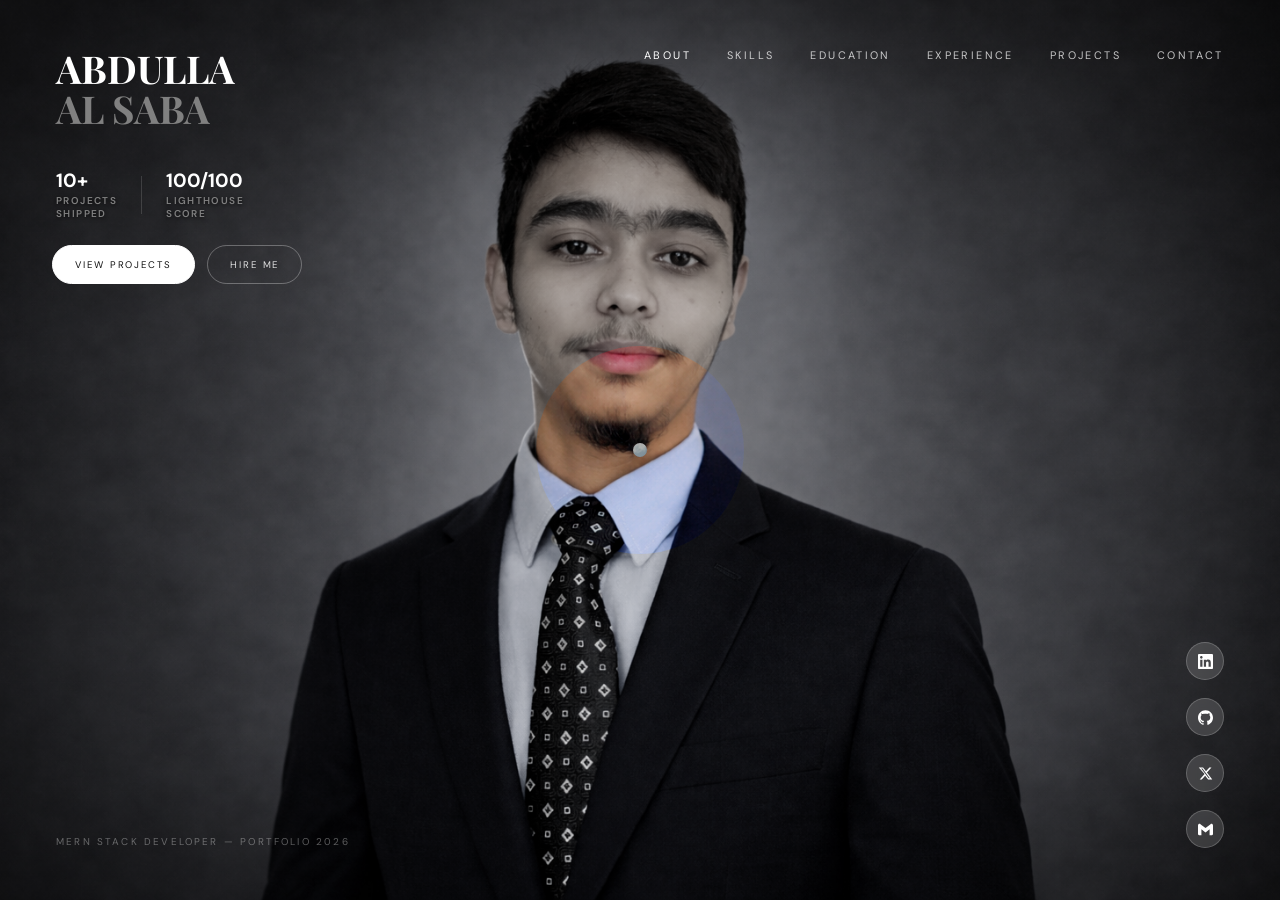
<file: index.html>
<!DOCTYPE html>
<html lang="en">

<head>
  <meta charset="UTF-8">
  <meta name="viewport" content="width=device-width, initial-scale=1.0">
  <meta name="description"
    content="Abdulla Al Saba — MERN Stack Developer specializing in MongoDB, Express.js, React, Node.js, Next.js, and Tailwind CSS. View my projects and resume.">
  <title>Abdulla Al Saba</title>
  <meta property="og:title" content="Abdulla Al Saba — MERN Stack Developer">
  <meta property="og:description"
    content="MERN Stack Developer specializing in MongoDB, Express.js, React, Node.js, Next.js, and Tailwind CSS.">
  <meta property="og:image" content="https://abdulla.pro.bd/profile/abdullaal.png">
  <meta property="og:url" content="https://abdulla.pro.bd/">
  <meta property="og:type" content="website">
  <link
    href="https://fonts.googleapis.com/css2?family=Playfair+Display:ital,wght@0,400;0,700;1,400&family=Cormorant+Garamond:wght@300;400;500&family=DM+Sans:wght@300;400&display=swap"
    rel="stylesheet">

  <link rel="shortcut icon" href="./favicon/my-brand.svg" type="image/x-icon">
  <link rel="apple-touch-icon" href="./favicon/my-brand.svg">
  <link rel="stylesheet" href="./styles.css">
</head>

<body>

  <!-- ===== HERO ===== -->
  <div id="hero">
    <div id="grid"></div>
    <div id="portrait-layer">
      <img id="img-base" alt="Abdulla Al Saba" src="./profile/saba.png">
      <img id="img-alt" alt="Abdulla Al Saba" src="./profile/saba.png">
    </div>
    <div id="hero-ui">
      <div id="name">
        <span id="name-first">ABDULLA</span>
        <span id="name-last">AL SABA</span>
      </div>

      <nav id="nav">
        <button id="nav-toggle" class="nav-toggle" aria-label="Open menu" aria-expanded="false"
          aria-controls="nav-menu">
          <span class="nav-toggle-lines" aria-hidden="true"></span>
        </button>

        <div id="nav-links" class="nav-links" aria-label="Primary navigation">
          <a href="#" class="nav-about" id="nav-about-btn">About</a>
          <a href="#" id="nav-skills-btn">Skills</a>
          <a href="#" id="nav-resume-btn">Education</a>
          <a href="#" id="nav-experience-btn">Experience</a>
          <a href="#" id="nav-projects-btn">Projects</a>
          <a href="#" id="nav-contact-btn">Contact</a>
        </div>

        <div id="nav-menu" class="nav-menu" aria-hidden="true">
          <a href="#" class="nav-menu-link" data-open="sec-about">About</a>
          <a href="#" class="nav-menu-link" data-open="sec-skills">Skills</a>
          <a href="#" class="nav-menu-link" data-open="sec-resume">Education</a>
          <a href="#" class="nav-menu-link" data-open="sec-experience">Experience</a>
          <a href="#" class="nav-menu-link" data-open="sec-projects">Projects</a>
          <a href="#" class="nav-menu-link" data-open="sec-contact">Contact</a>
        </div>
      </nav>

      <div id="socials">
        <a href="https://www.linkedin.com/in/abdullah-alsaba/" target="_blank" title="LinkedIn">
          <svg viewBox="0 0 24 24">
            <path
              d="M20.447 20.452h-3.554v-5.569c0-1.328-.027-3.037-1.852-3.037-1.853 0-2.136 1.445-2.136 2.939v5.667H9.351V9h3.414v1.561h.046c.477-.9 1.637-1.85 3.37-1.85 3.601 0 4.267 2.37 4.267 5.455v6.286zM5.337 7.433c-1.144 0-2.063-.926-2.063-2.065 0-1.138.92-2.063 2.063-2.063 1.14 0 2.064.925 2.064 2.063 0 1.139-.925 2.065-2.064 2.065zm1.782 13.019H3.555V9h3.564v11.452zM22.225 0H1.771C.792 0 0 .774 0 1.729v20.542C0 23.227.792 24 1.771 24h20.451C23.2 24 24 23.227 24 22.271V1.729C24 .774 23.2 0 22.222 0h.003z" />
          </svg>
        </a>
        <a href="https://github.com/abdullah-alsaba" target="_blank" title="GitHub">
          <svg viewBox="0 0 24 24">
            <path
              d="M12 .297c-6.63 0-12 5.373-12 12 0 5.303 3.438 9.8 8.205 11.385.6.113.82-.258.82-.577 0-.285-.01-1.04-.015-2.04-3.338.724-4.042-1.61-4.042-1.61C4.422 18.07 3.633 17.7 3.633 17.7c-1.087-.744.084-.729.084-.729 1.205.084 1.838 1.236 1.838 1.236 1.07 1.835 2.809 1.305 3.495.998.108-.776.417-1.305.76-1.605-2.665-.3-5.466-1.332-5.466-5.93 0-1.31.465-2.38 1.235-3.22-.135-.303-.54-1.523.105-3.176 0 0 1.005-.322 3.3 1.23.96-.267 1.98-.399 3-.405 1.02.006 2.04.138 3 .405 2.28-1.552 3.285-1.23 3.285-1.23.645 1.653.24 2.873.12 3.176.765.84 1.23 1.91 1.23 3.22 0 4.61-2.805 5.625-5.475 5.92.42.36.81 1.096.81 2.22 0 1.606-.015 2.896-.015 3.286 0 .315.21.69.825.57C20.565 22.092 24 17.592 24 12.297c0-6.627-5.373-12-12-12" />
          </svg>
        </a>
        <a href="https://x.com/abdulla_saba" target="_blank" title="X">
          <svg viewBox="0 0 24 24">
            <path
              d="M18.244 2.25h3.308l-7.227 8.26 8.502 11.24H16.17l-4.714-6.231-5.401 6.231H2.748l7.73-8.835L1.254 2.25H8.08l4.713 6.231zm-1.161 17.52h1.833L7.084 4.126H5.117z" />
          </svg>
        </a>
        <a href="mailto:abdullah.alsaba.dev@gmail.com" title="Email">
          <svg viewBox="0 0 24 24">
            <path
              d="M24 5.457v13.909c0 .904-.732 1.636-1.636 1.636h-3.819V11.73L12 16.64l-6.545-4.91v9.273H1.636A1.636 1.636 0 0 1 0 19.366V5.457c0-2.023 2.309-3.178 3.927-1.964L5.455 4.64 12 9.548l6.545-4.91 1.528-1.145C21.69 2.28 24 3.434 24 5.457z" />
          </svg>
        </a>
      </div>

      <div id="hero-stats">
        <div class="hero-stat">
          <span class="hero-stat-num">10+</span>
          <span class="hero-stat-label">PROJECTS<br>SHIPPED</span>
        </div>
        <span class="hero-stat-divider"></span>
        <div class="hero-stat">
          <span class="hero-stat-num">100/100</span>
          <span class="hero-stat-label">LIGHTHOUSE<br>SCORE</span>
        </div>
      </div>

      <div id="hero-cta">
        <a href="#" id="cta-projects" class="cta-btn cta-primary">View Projects</a>
        <a href="#" id="cta-contact" class="cta-btn cta-secondary">Hire Me</a>
      </div>

      <div id="tagline">
        MERN Stack Developer — Portfolio 2026
      </div>
    </div>
  </div>

  <!-- ===== ABOUT PANEL ===== -->
  <div id="about-panel">
    <div id="about-panel-main">
      <div id="about-img">
        <img src="./profile/abdullaal.png" alt="Abdulla Al Saba" />
      </div>
      <div id="about-content">

        <button id="back-btn">
          <svg viewBox="0 0 24 24" stroke-width="1.5" stroke-linecap="round" stroke-linejoin="round">
            <path d="M19 12H5M12 5l-7 7 7 7" />
          </svg>
          Back
        </button>

        <div>
          <!-- Sub-navigation -->
          <div id="about-subnav">
            <button class="subnav-btn active" data-target="sec-about">About Me</button>
            <button class="subnav-btn" data-target="sec-skills">Skills</button>
            <button class="subnav-btn" data-target="sec-resume">Education</button>
            <button class="subnav-btn" data-target="sec-experience">Experience</button>
            <button class="subnav-btn" data-target="sec-projects">Projects</button>
            <button class="subnav-btn" data-target="sec-contact">Contact</button>
          </div>

          <!-- ABOUT ME -->
          <div id="sec-about" class="about-section visible">
            <p class="about-eyebrow">Who I Am</p>
            <h1 class="about-heading">Crafting<br><em>meaningful</em><br>experiences.</h1>

            <p class="about-body">
              I'm <strong>Abdulla Al Saba</strong>, a <strong>MERN Stack Developer</strong> who enjoys turning ideas
              into
              clean, responsive, and scalable web applications. What pulled me into programming wasn't a single
              moment — it was the slow realization that every website I used was just logic and structure someone had
              carefully put together, and I wanted to learn how to build that myself.
            </p>

            <p class="about-body">
              I work across the full stack: on the backend, I design <strong>REST APIs</strong>, build secure
              <strong>JWT and OAuth authentication flows</strong>, and work with <strong>MongoDB</strong> for data
              modeling and management. On the frontend, I craft interfaces with
              <strong>React, Next.js, TypeScript, and Tailwind CSS</strong>. Alongside project work, I practice
              algorithmic problem-solving on <strong>LeetCode</strong> to keep my DSA fundamentals sharp — because
              solid architecture and clean logic come from the same foundation.
            </p>

            <p class="about-body">
              I'm currently pursuing a <strong>BSc in Chemistry</strong> at Dhaka Central University, but software
              development is where I direct most of my time and energy — it's a deliberate choice, not a backup plan.
              I care about writing code that's easy to reason about, not just code that works.
            </p>

            <p class="about-body"
              style="font-style: italic; color: rgba(255,255,255,0.5); border-left: 2px solid rgba(255,255,255,0.15); padding-left: 16px;">
              Building full-stack applications with React, Next.js, TypeScript, Node.js, Express.js, and MongoDB —
              with a focus on clean architecture, secure authentication, and responsive user experiences.
            </p>
          </div>

          <!-- SKILLS -->
          <div id="sec-skills" class="about-section">
            <p class="about-eyebrow">Skills</p>
            <h1 class="about-heading">My<br>skills.</h1>

            <div class="skills-groups">
              <div class="skills-group">
                <p class="skills-group-title">Frontend</p>
                <div class="skills-group-list">
                  <div class="skill-item">
                    <div class="skill-name">React.js</div>
                    <div class="skill-desc">Components, hooks, state, UI patterns</div>
                  </div>

                  <div class="skill-item">
                    <div class="skill-name">Next.js</div>
                    <div class="skill-desc">App Router, SSR, API routes, routing, deployment</div>
                  </div>

                  <div class="skill-item">
                    <div class="skill-name">TypeScript</div>
                    <div class="skill-desc">Types, interfaces, generics, type-safe development</div>
                  </div>

                  <div class="skill-item">
                    <div class="skill-name">JavaScript (ES6+)</div>
                    <div class="skill-desc">Core language, async programming, DOM</div>
                  </div>

                  <div class="skill-item">
                    <div class="skill-name">Tailwind CSS / DaisyUI</div>
                    <div class="skill-desc">Utility-first styling, responsive layouts</div>
                  </div>

                  <div class="skill-item">
                    <div class="skill-name">HTML5 / CSS3</div>
                    <div class="skill-desc">Semantic structure, layouts, animations</div>
                  </div>

                  <div class="skill-item">
                    <div class="skill-name">Framer Motion</div>
                    <div class="skill-desc">Page and component animations</div>
                  </div>
                </div>
              </div>

              <div class="skills-group">
                <p class="skills-group-title">Backend</p>
                <div class="skills-group-list">
                  <div class="skill-item">
                    <div class="skill-name">Node.js / Express.js</div>
                    <div class="skill-desc">REST API design & structure</div>
                  </div>
                  <div class="skill-item">
                    <div class="skill-name">Authentication</div>
                    <div class="skill-desc">JWT, OAuth, Better Auth, HttpOnly cookie-based auth</div>
                  </div>
                  <div class="skill-item">
                    <div class="skill-name">MongoDB</div>
                    <div class="skill-desc">Schema design, normalized collections, relational queries</div>
                  </div>
                  <div class="skill-item">
                    <div class="skill-name">Firebase</div>
                    <div class="skill-desc">Authentication, Firestore database, hosting</div>
                  </div>
                  <div class="skill-item">
                    <div class="skill-name">REST APIs</div>
                    <div class="skill-desc">CRUD, filtering, search endpoints</div>
                  </div>
                </div>
              </div>

              <div class="skills-group">
                <p class="skills-group-title">Tools &amp; Deployment</p>
                <div class="skills-group-list">
                  <div class="skill-item">
                    <div class="skill-name">Git / GitHub</div>
                  </div>
                  <div class="skill-item">
                    <div class="skill-name">Vercel, Netlify, Render, Railway</div>
                  </div>
                  <div class="skill-item">
                    <div class="skill-name">Vite, Firebase</div>
                  </div>
                  <div class="skill-item">
                    <div class="skill-name">LeetCode</div>
                    <div class="skill-desc">DSA / problem solving</div>
                  </div>
                </div>
              </div>

              <div class="skills-group-tags">
                <p class="skills-group-title">Tools I use</p>
                <div class="skills-row">
                  <span class="skill-tag">Node.js</span>
                  <span class="skill-tag">Express.js</span>
                  <span class="skill-tag">React</span>
                  <span class="skill-tag">MongoDB</span>
                  <span class="skill-tag">Next.js</span>
                  <span class="skill-tag">REST APIs</span>
                  <span class="skill-tag">JWT</span>
                  <span class="skill-tag">OAuth</span>
                  <span class="skill-tag">Firebase</span>
                  <span class="skill-tag">Vercel</span>
                  <span class="skill-tag">Render</span>
                  <span class="skill-tag">Railway</span>
                  <span class="skill-tag">JavaScript</span>
                  <span class="skill-tag">TypeScript</span>
                  <span class="skill-tag">Tailwind CSS</span>
                </div>
              </div>
            </div>
          </div>

          <!-- RESUME -->
          <div id="sec-resume" class="about-section">
            <p class="about-eyebrow">Education</p>
            <h1 class="about-heading">My<br>educational journey.</h1>

            <p class="about-body" style="margin-bottom: 24px;">
              While pursuing my BSc in Chemistry, I discovered a strong interest in web development
              and started learning to code on my own. Since then, I have been building projects and
              developing my web development skills alongside my academic studies.
            </p>

            <p class="section-label">Education</p>
            <div class="journey" aria-label="Education timeline">
              <div class="journey-item">
                <div class="journey-row">
                  <div class="journey-degree">BSc in Chemistry</div>
                  <div class="journey-year">Ongoing</div>
                </div>
                <div class="journey-org">Dhaka Central University</div>
              </div>

              <div class="journey-item">
                <div class="journey-row">
                  <div class="journey-degree">HSC</div>
                  <div class="journey-year">2021</div>
                </div>
                <div class="journey-org">Nishindara Fakir Uddin School and College</div>
              </div>


              <div class="journey-item">
                <div class="journey-row">
                  <div class="journey-degree">Dakhil (equivalent to SSC / O-Level)</div>
                  <div class="journey-year">2019</div>
                </div>
                <div class="journey-org">Nasaratpur Dhontola Alim Madrasha</div>
              </div>
            </div>

            <p class="section-label">Certifications</p>
            <div class="journey" aria-label="Certifications timeline">
              <div class="journey-item">
                <div class="journey-row">
                  <div class="journey-degree">Complete Web Development Course</div>
                  <div class="journey-year">2026</div>
                </div>
                <div class="journey-org">Programming Hero</div>
                <ul class="journey-bullets">
                  <li>Covered HTML, CSS, JavaScript, React.js, Next.js, Node.js, Express.js, and MongoDB through
                    project-based learning.</li>
                </ul>
                <div class="project-actions" style="margin-top: 12px;">
                  <a class="project-link"
                    href="https://web.programming-hero.com/verification?validationNumber=PHbatch-13WEB13-10431892"
                    target="_blank" rel="noreferrer">Verify Certificate</a>
                </div>
              </div>
            </div>
          </div>

        <!-- EXPERIENCE -->
          <div id="sec-experience" class="about-section">
            <p class="about-eyebrow">Work History</p>
            <h1 class="about-heading">My<br>experience.</h1>

            <p class="about-body" style="margin-bottom: 24px;">
              Roles and positions that shaped my approach to development, collaboration, and
              structured thinking — from organized office workflows to hands-on front-end and AI engineering work.
            </p>

            <p class="section-label">Experience</p>
            <div class="journey" aria-label="Work experience timeline">
              <div class="journey-item">
                <div class="journey-row">
                  <div class="journey-degree">Front-end AI Engineering Intern</div>
                  <div class="journey-year">Nov 2026 – Present</div>
                </div>
                <div class="journey-org">FlyRank AI — Remote</div>
                <ul class="journey-bullets">
                  <li>Selected for the Front-end AI Engineering track (July 2026 cohort) of FlyRank's remote,
                    self-paced internship program.</li>
                  <li>Building responsive, mobile-optimized websites and ecommerce-style storefront projects with
                    Next.js/React and Tailwind CSS, using AI tools as a coding partner.</li>
                  <li>Translating designs and templates into clean, pixel-perfect implementations and reusable
                    sections such as navigation, product cards, collections, CTAs, and forms.</li>
                  <li>Practicing AI-assisted development: prompting for code, debugging with AI, then manually
                    verifying responsiveness, accessibility basics, and cross-device behavior.</li>
                  <li>Documenting AI prompts, implementation decisions, and desktop/mobile QA notes for async mentor
                    review.</li>
                  <li>Working toward a deployed capstone project with a public link, alongside Anthropic courses on
                    practical AI fluency.</li>
                </ul>
              </div>

              <div class="journey-item">
                <div class="journey-row">
                  <div class="journey-degree">Computer Lab Assistant (Part-Time)</div>
                  <div class="journey-year">Jan 2025 – Jan 2026</div>
                </div>
                <div class="journey-org">Faisal's Commerce Lab — Dhaka, Bangladesh</div>
                <ul class="journey-bullets">
                  <li>Managed and formatted structured digital documents, spreadsheets, and records — early exposure to
                    organized, systematic workflows that later shaped how I approach clean, structured code.</li>
                  <li>Coordinated with teachers and students to gather information and prepare materials, building
                    communication and attention-to-detail habits relevant to client/collaborative work.</li>
                  <li>Handled document editing and basic image editing in Photoshop, maintaining organized digital file
                    systems — a habit that carried over into how I structure project folders and codebases today.</li>
                </ul>
              </div>
            </div>
          </div>

          <!-- PROJECTS -->
          <div id="sec-projects" class="about-section">
            <p class="about-eyebrow">Selected Work</p>
            <h1 class="about-heading">What I've<br>built.</h1>

                        <div class="projects-grid">
              <div class="project-card">
                <p class="project-number">01</p>
                <p class="project-title">Personal Portfolio Website</p>
                <p class="project-desc">My personal portfolio website — fully responsive, built from scratch with custom
                  cursor interactions and smooth section transitions. Deployed with a custom domain and SEO
                  optimization.
                </p>
                <div class="project-metrics">
                  <span class="metric-badge metric-badge-accent">100/100 Lighthouse (Accessibility / Best Practices /
                    SEO)</span>
                </div>
                <div class="project-actions">
                  <a class="project-link" href="./projects/portfolio.html">View Details</a>
                  <a class="project-link" href="https://abdulla.pro.bd/" target="_blank" rel="noreferrer">Live</a>
                  <a class="project-link" href="https://github.com/abdullah-alsaba/ABDULLA-AL-SABA" target="_blank"
                    rel="noreferrer">GitHub</a>
                </div>
                <div class="project-tags">
                  <span class="project-tag">HTML</span>
                  <span class="project-tag">CSS</span>
                  <span class="project-tag">JavaScript</span>
                </div>
              </div>

              <div class="project-card">
                <p class="project-number">02</p>
                <p class="project-title">Fable</p>
                <p class="project-desc">
                  A full-stack digital ebook sharing and publishing platform built for readers and independent writers.
                  Fable allows readers to discover, purchase, bookmark, and read ebooks, while writers can publish and
                  manage their own books. The platform includes role-based access for Readers, Writers, and Admins, secure
                  authentication, Stripe payments, ebook management, image uploads, search and filtering, responsive
                  dashboards, and admin analytics.
                </p>
                <div class="project-metrics">
                  <span class="metric-badge metric-badge-accent">100/100 BEST PRACTICES</span>
                  <span class="metric-badge metric-badge-accent">100/100 SEO</span>
                </div>
                <div class="project-actions">
                  <a class="project-link" href="./projects/fable.html">View Details</a>
                  <a class="project-link" href="https://fable-nine-ashy.vercel.app/" target="_blank"
                    rel="noreferrer">Live</a>
                  <a class="project-link" href="https://github.com/abdullah-alsaba/Fable_client" target="_blank"
                    rel="noreferrer">Client</a>
                  <a class="project-link" href="https://github.com/abdullah-alsaba/Fable_server" target="_blank"
                    rel="noreferrer">Server</a>
                </div>
                <div class="project-tags">
                  <span class="project-tag">Next.js</span>
                  <span class="project-tag">React</span>
                  <span class="project-tag">Node.js</span>
                  <span class="project-tag">Express.js</span>
                  <span class="project-tag">MongoDB</span>
                  <span class="project-tag">Stripe</span>
                </div>
              </div>

              <div class="project-card">
                <p class="project-number">03</p>
                <p class="project-title">Otach</p>
                <p class="project-desc">A luxury watch storefront built with the Next.js App Router. Features a curated
                  catalogue of 26 mechanical, smart, and sport timepieces with full shopping flow: search, filtering,
                  sorting, pagination, product detail pages, a persistent shopping bag, checkout, and
                  Firebase-backed authentication. Signed-in members can add and manage their own listings through an
                  owner-only catalogue manager. Follows a restrained, editorial luxury-retail direction with a single
                  teal accent and generous spacing.</p>
                <div class="project-metrics">
                  <span class="metric-badge metric-badge-accent">26 Timepieces Catalogued</span>
                  <span class="metric-badge metric-badge-accent">Firebase Auth &amp; Firestore</span>
                </div>
                <div class="project-actions">
                  <a class="project-link" href="./projects/otach.html">View Details</a>
                  <a class="project-link" href="https://otach.vercel.app/" target="_blank" rel="noreferrer">Live</a>
                  <a class="project-link" href="https://github.com/abdullah-alsaba/otach" target="_blank"
                    rel="noreferrer">GitHub</a>
                </div>
                <div class="project-tags">
                  <span class="project-tag">Next.js</span>
                  <span class="project-tag">React</span>
                  <span class="project-tag">Firebase</span>
                  <span class="project-tag">Tailwind CSS</span>
                  <span class="project-tag">Framer Motion</span>
                </div>
              </div>

              <div class="project-card">
                <p class="project-number">04</p>
                <p class="project-title">SportNest</p>
                <p class="project-desc">A full-stack sports facility booking platform, similar in spirit to Playo or
                  BookMyTurf. Users can search, filter, and book facilities by date and time slot, while logged-in
                  owners can list and manage their own facilities. Chose a JWT stored in an HttpOnly cookie over local
                  storage to keep auth state secure and persistent across page reloads, verified through Express
                  middleware on every protected route. Designed the MongoDB schema around normalized Facility, Booking,
                  and User collections with referenced ObjectIds to keep booking history queries fast and avoid data
                  duplication.</p>
                <div class="project-metrics">
                  <span class="metric-badge">8 REST API Endpoints</span>
                  <span class="metric-badge">88 Lighthouse Performance</span>
                  <span class="metric-badge metric-badge-accent">96 Lighthouse Accessibility</span>
                  <span class="metric-badge">3 MongoDB Collections</span>
                </div>
                <div class="project-actions">
                  <a class="project-link" href="./projects/sportnest.html">View Details</a>
                  <a class="project-link" href="https://sportnest-teal.vercel.app/" target="_blank"
                    rel="noreferrer">Live</a>
                  <a class="project-link" href="https://github.com/abdullah-alsaba/SportNest-client" target="_blank"
                    rel="noreferrer">Client</a>
                  <a class="project-link" href="https://github.com/abdullah-alsaba/SportNest-server" target="_blank"
                    rel="noreferrer">Server</a>
                </div>
                <div class="project-tags">
                  <span class="project-tag">Next.js</span>
                  <span class="project-tag">React</span>
                  <span class="project-tag">Node.js</span>
                  <span class="project-tag">Express.js</span>
                  <span class="project-tag">MongoDB</span>
                  <span class="project-tag">JWT</span>
                  <span class="project-tag">Framer Motion</span>
                  <span class="project-tag">Tailwind CSS</span>
                </div>
              </div>

              <div class="project-card">
                <p class="project-number">05</p>
                <p class="project-title">SkillSphere</p>
                <p class="project-desc">An online learning platform designed to deliver an engaging and user-friendly
                  educational experience. Features a responsive interface, organized course content, and reusable React
                  components — demonstrating modern frontend architecture and clean UI development. Structured the app
                  around Next.js file-based routing with reusable course card components to keep page code DRY, and used
                  CSS Grid layouts for course listings rather than flexbox so content scales predictably across device
                  sizes.</p>
                <div class="project-metrics">
                  <span class="metric-badge metric-badge-accent">92/100 PERFORMANCE</span>
                  <span class="metric-badge metric-badge-accent">100/100 BEST PRACTICES</span>
                  <span class="metric-badge metric-badge-accent">100/100 SEO</span>
                </div>
                <div class="project-actions">
                  <a class="project-link" href="./projects/skillsphere.html">View Details</a>
                  <a class="project-link" href="https://skillsphere-omega-neon.vercel.app/" target="_blank"
                    rel="noreferrer">Live</a>
                  <a class="project-link" href="https://github.com/abdullah-alsaba/SkillSphereb" target="_blank"
                    rel="noreferrer">GitHub</a>
                </div>
                <div class="project-tags">
                  <span class="project-tag">Next.js</span>
                  <span class="project-tag">React</span>
                  <span class="project-tag">JavaScript</span>
                  <span class="project-tag">HTML</span>
                  <span class="project-tag">CSS</span>
                </div>
              </div>
            </div>
             </div>
          <!-- CONTACT -->
          <div id="sec-contact" class="about-section">
            <p class="about-eyebrow">Get In Touch</p>
            <h1 class="about-heading">Let's<br>connect.</h1>

            <div class="contact-card">
              <p class="about-body" style="margin-bottom: 18px; max-width: 680px;">
                For collaboration, internships, or project inquiries, feel free to reach out. I typically respond within
                24–48 hours.
              </p>

              <div class="contact-grid">
                <div class="contact-item">
                  <div class="contact-label">Email</div>
                  <div class="contact-value">
                    <a href="mailto:abdullah.alsaba.dev@gmail.com">abdullah.alsaba.dev@gmail.com</a>
                  </div>
                </div>

                <div class="contact-item">
                  <div class="contact-label">WhatsApp</div>
                  <div class="contact-value">
                    <a href="https://wa.me/8801537312828" target="_blank" rel="noreferrer">+880 1537-312828</a>
                  </div>
                </div>
              </div>

              <div class="contact-cta-row">
                <a class="whatsapp-btn" href="https://wa.me/8801537312828" target="_blank" rel="noreferrer">
                  <svg viewBox="0 0 32 32" aria-hidden="true">
                    <path fill="currentColor"
                      d="M19.11 17.205c-.372 0-1.088 1.39-1.518 1.39a.63.63 0 0 1-.315-.1c-.802-.402-1.504-.817-2.163-1.447-.545-.516-1.146-1.29-1.46-1.963a.426.426 0 0 1-.073-.215c0-.33.99-.945.99-1.49 0-.143-.73-2.09-.832-2.335-.143-.372-.214-.487-.6-.487-.187 0-.36-.043-.53-.043-.302 0-.53.115-.746.315-.688.645-1.032 1.318-1.064 2.263-.188 2.263.706 5.415 2.972 6.687 1.28.832 2.54 1.245 3.775 1.245.93 0 1.866-.315 2.654-.977.38-.315.988-1.315 1.273-1.588.187-.187.36-.143.607.042.52.427 1.314.93 1.915 1.175.293.114.523.172.707.172.26 0 .486-.05.68-.24.266-.264.49-.68.688-1.102.187-.407.345-.845.41-1.177.064-.332.03-.572-.13-.773-.36-.455-.816-.77-1.388-.77zm-3.09-12.642C7.65 4.563 0 11.97 0 20.933c0 3.646 1.485 7.06 4.18 9.606l-.42 1.54 1.585-.415a18.76 18.76 0 0 0 9.805 2.72h.01c9.265 0 16.843-7.408 16.843-16.535 0-4.416-1.72-8.557-4.855-11.66A16.455 16.455 0 0 0 16.02 4.563zm.006 2.168c3.81 0 7.357 1.478 10.03 4.152a14.285 14.285 0 0 1 4.147 10.05c0 7.872-6.767 14.276-15.11 14.276a16.63 16.63 0 0 1-8.513-2.375l-.607-.358-.6 2.2-.593.155-.618 2.26-.886.232a15.68 15.68 0 0 1-3.65-1.23l-.53-.265.355-.775c.107-.232.31-.65.457-.962a15.54 15.54 0 0 1-1.352-6.98c0-7.872 6.767-14.276 15.11-14.276zM26.01 26.94a1 1 0 0 1-.208 1.394 1 1 0 0 1-1.394-.208 9.313 9.313 0 0 0-7.192-3.18 9.313 9.313 0 0 0-6.65 2.765 1 1 0 1 1-1.332-1.49 11.304 11.304 0 0 1 7.982-3.32 11.304 11.304 0 0 1 8.994 3.864z" />
                  </svg>
                  Message on WhatsApp
                </a>
              </div>

              <form id="contact-form" class="contact-form"
                action="https://formsubmit.co/ajax/abdullah.alsaba.dev@gmail.com" method="POST" novalidate>
                <input type="hidden" name="_subject" value="New message from portfolio website" />
                <input type="hidden" name="_template" value="table" />
                <input type="text" name="_honey" class="contact-honey" tabindex="-1" autocomplete="off" />

                <div class="form-grid">
                  <div class="form-field">
                    <label class="form-label" for="contact-name">Your Name</label>
                    <input id="contact-name" class="form-input" name="name" type="text" placeholder="Your full name"
                      required />
                    <div class="form-error" data-for="contact-name" aria-live="polite"></div>
                  </div>

                  <div class="form-field">
                    <label class="form-label" for="contact-email">Your Email</label>
                    <input id="contact-email" class="form-input" name="email" type="email" placeholder="you@example.com"
                      required />
                    <div class="form-error" data-for="contact-email" aria-live="polite"></div>
                  </div>
                </div>

                <div class="form-field">
                  <label class="form-label" for="contact-message">Your Message</label>
                  <textarea id="contact-message" class="form-textarea" name="message" rows="6"
                    placeholder="Tell me about your project…" required></textarea>
                  <div class="form-error" data-for="contact-message" aria-live="polite"></div>
                </div>

                <div class="form-actions">
                  <button id="contact-submit" class="form-submit" type="submit">Send Message</button>
                  <div id="contact-status" class="form-status" aria-live="polite">
                    <svg id="status-icon" viewBox="0 0 24 24" style="display:none;" width="18" height="18">
                      <path id="status-icon-path" fill="none" stroke-width="2" stroke-linecap="round"
                        stroke-linejoin="round" />
                    </svg>
                    <span id="status-text"></span>
                  </div>
                </div>
              </form>

              <div class="resume-divider"></div>
              <p class="section-label">Resume</p>
              <a class="resume-download" href="./Abdulla_Resume.pdf" target="_blank" rel="noreferrer"
                id="view-resume-btn">
                <svg viewBox="0 0 24 24" stroke-width="1.5" stroke-linecap="round" stroke-linejoin="round">
                  <path d="M12 5v14M5 12h14" />
                </svg>
                View Resume
              </a>
            </div>
          </div>

          <!-- FOOTER — lives inside the scrollable content, so it only comes
             into view once the user has scrolled to the end of a section -->
          <div id="about-footer">
            <span id="about-footer-name">Abdulla Al Saba — © 2026</span>
            <div id="about-footer-links">
              <a href="https://www.linkedin.com/in/abdullah-alsaba/" target="_blank">LinkedIn</a>
              <a href="https://github.com/abdullah-alsaba" target="_blank">GitHub</a>
              <a href="mailto:abdullah.alsaba.dev@gmail.com">Email</a>
            </div>
          </div>

        </div>
      </div>
    </div>
  </div>

  <div id="cursor"></div>

  <script src="./script.js"></script>
</body>

</html>
</file>
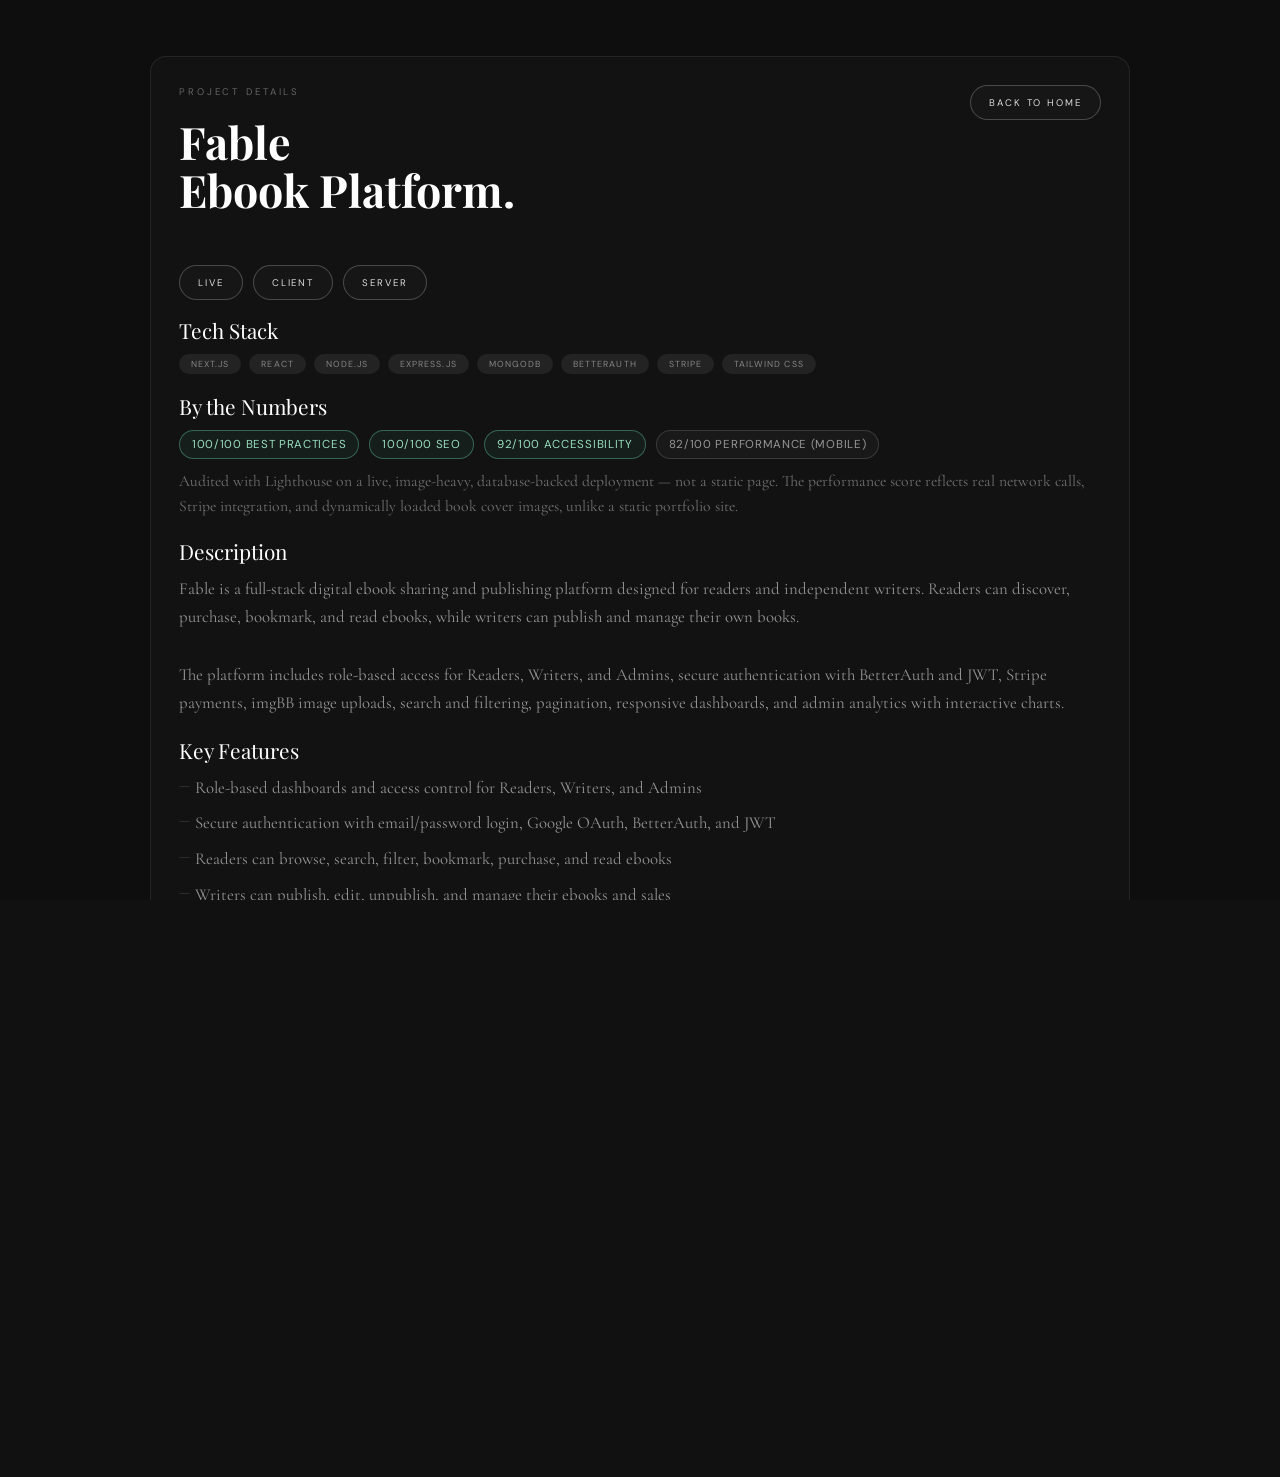
<file: projects/fable.html>
<!DOCTYPE html>
<html lang="en">

<head>
  <meta charset="UTF-8" />
  <meta name="viewport" content="width=device-width, initial-scale=1.0" />
  <meta name="description"
    content="Fable — A full-stack ebook sharing and publishing platform built with Next.js, React, Node.js, Express.js, and MongoDB.">
  <title>Fable — Details</title>
  <link
    href="https://fonts.googleapis.com/css2?family=Playfair+Display:ital,wght@0,400;0,700;1,400&family=Cormorant+Garamond:wght@300;400;500&family=DM+Sans:wght@300;400&display=swap"
    rel="stylesheet">
  <link rel="shortcut icon" href="../favicon/my-brand.svg" type="image/x-icon">
  <link rel="stylesheet" href="../styles.css">
  <style>
    html,
    body {
      overflow: auto;
      cursor: auto;
    }

    #cursor,
    .echo {
      display: none !important;
    }

    .detail-wrap {
      min-height: 100vh;
      background: #0e0e0e;
      padding: 56px 20px;
    }

    .detail-inner {
      width: min(980px, 100%);
      margin: 0 auto;
      border: 1px solid rgba(255, 255, 255, 0.08);
      border-radius: 16px;
      background: rgba(255, 255, 255, 0.02);
      padding: 28px;
    }

    .detail-top {
      display: flex;
      align-items: flex-start;
      justify-content: space-between;
      gap: 16px;
      flex-wrap: wrap;
      margin-bottom: 18px;
    }

    .feature-list {
      list-style: none;
      padding: 0;
      margin: 0 0 18px 0;
      display: flex;
      flex-direction: column;
      gap: 8px;
    }

    .feature-list li {
      font-family: 'Cormorant Garamond', serif;
      font-size: 1.05rem;
      line-height: 1.65;
      color: rgba(255, 255, 255, 0.55);
      padding-left: 16px;
      position: relative;
    }

    .feature-list li::before {
      content: "—";
      position: absolute;
      left: 0;
      color: rgba(255, 255, 255, 0.2);
      font-size: 0.85rem;
    }

    .metric-badge {
      display: inline-flex;
      align-items: center;
      gap: 6px;
      padding: 6px 12px;
      border: 1px solid rgba(110, 231, 183, 0.35);
      border-radius: 999px;
      background: rgba(110, 231, 183, 0.06);
      color: rgba(167, 243, 208, 0.9);
      font-family: 'DM Sans', sans-serif;
      font-size: 0.72rem;
      letter-spacing: 0.06em;
      text-transform: uppercase;
    }

    .metric-badge.is-neutral {
      border-color: rgba(255, 255, 255, 0.14);
      background: rgba(255, 255, 255, 0.03);
      color: rgba(255, 255, 255, 0.55);
    }

    .metric-row {
      display: flex;
      flex-wrap: wrap;
      gap: 10px;
      margin-bottom: 10px;
    }

    .metric-note {
      font-family: 'Cormorant Garamond', serif;
      font-size: 0.98rem;
      line-height: 1.6;
      color: rgba(255, 255, 255, 0.4);
      margin-bottom: 18px;
    }

    @media (max-width: 520px) {
      .detail-inner {
        padding: 20px;
      }

      .detail-top {
        flex-direction: column;
        align-items: stretch;
      }
    }
  </style>
</head>

<body>
  <main class="detail-wrap">
    <section class="detail-inner">
      <div class="detail-top">
        <div>
          <p class="about-eyebrow">Project Details</p>
          <h1 class="about-heading">Fable<br>Ebook Platform.</h1>
        </div>
        <a class="project-link" href="../index.html">Back to Home</a>
      </div>

      <div class="project-actions" style="margin-bottom: 16px;">
        <a class="project-link" href="https://fable-nine-ashy.vercel.app/" target="_blank" rel="noreferrer">Live</a>
        <a class="project-link" href="https://github.com/abdullah-alsaba/Fable_client.git" target="_blank"
          rel="noreferrer">Client</a>
        <a class="project-link" href="https://github.com/abdullah-alsaba/Fable_server.git" target="_blank"
          rel="noreferrer">Server</a>
      </div>

      <p class="resume-title" style="margin-bottom: 10px;">Tech Stack</p>
      <div class="project-tags" style="margin-bottom: 18px;">
        <span class="project-tag">Next.js</span>
        <span class="project-tag">React</span>
        <span class="project-tag">Node.js</span>
        <span class="project-tag">Express.js</span>
        <span class="project-tag">MongoDB</span>
        <span class="project-tag">BetterAuth</span>
        <span class="project-tag">Stripe</span>
        <span class="project-tag">Tailwind CSS</span>
      </div>

      <p class="resume-title" style="margin-bottom: 10px;">By the Numbers</p>
      <div class="metric-row">
        <span class="metric-badge">100/100 Best Practices</span>
        <span class="metric-badge">100/100 SEO</span>
        <span class="metric-badge">92/100 Accessibility</span>
        <span class="metric-badge is-neutral">82/100 Performance (Mobile)</span>
      </div>
      <p class="metric-note">
        Audited with Lighthouse on a live, image-heavy, database-backed deployment — not a static
        page. The performance score reflects real network calls, Stripe integration, and
        dynamically loaded book cover images, unlike a static portfolio site.
      </p>

      <p class="resume-title" style="margin-bottom: 10px;">Description</p>
      <p class="resume-desc" style="margin-bottom: 18px;">
        Fable is a full-stack digital ebook sharing and publishing platform designed for readers and independent
        writers. Readers can discover, purchase, bookmark, and read ebooks, while writers can publish and manage
        their own books.
        <br><br>
        The platform includes role-based access for Readers, Writers, and Admins, secure authentication with
        BetterAuth and JWT, Stripe payments, imgBB image uploads, search and filtering, pagination, responsive
        dashboards, and admin analytics with interactive charts.
      </p>

      <p class="resume-title" style="margin-bottom: 10px;">Key Features</p>
      <ul class="feature-list">
        <li>Role-based dashboards and access control for Readers, Writers, and Admins</li>
        <li>Secure authentication with email/password login, Google OAuth, BetterAuth, and JWT</li>
        <li>Readers can browse, search, filter, bookmark, purchase, and read ebooks</li>
        <li>Writers can publish, edit, unpublish, and manage their ebooks and sales</li>
        <li>Stripe Checkout integration for ebook purchases and writer publishing payments</li>
        <li>Admin dashboard with user management, ebook moderation, transaction history, and analytics charts</li>
        <li>Responsive UI with dark mode, loading states, skeleton loaders, and smooth Framer Motion animations</li>
        <li>imgBB integration for ebook cover and profile image uploads</li>
      </ul>

      <p class="resume-title" style="margin-bottom: 10px;">Challenges Faced</p>
      <p class="resume-desc" style="margin-bottom: 18px;">
        One of the main challenges was managing different user roles and permissions across the platform. Each role
        required different dashboard features and access levels, so I had to carefully handle authentication,
        authorization, and protected routes.
        <br><br>
        Integrating Stripe was another important part of the project. I needed to connect the payment flow with the
        backend so that successful purchases were properly recorded and the purchased ebook could be unlocked for
        the reader. Keeping the frontend, backend, authentication, and database state synchronized required careful
        API and data-flow planning.
      </p>

      <p class="resume-title" style="margin-bottom: 10px;">Future Improvements</p>
      <p class="resume-desc">
        Future improvements could include a more advanced recommendation system, reader reviews and ratings,
        personalized reading lists, improved writer analytics, email notifications, and additional payment and
        publishing features.
      </p>
    </section>
  </main>
</body>

</html>
</file>
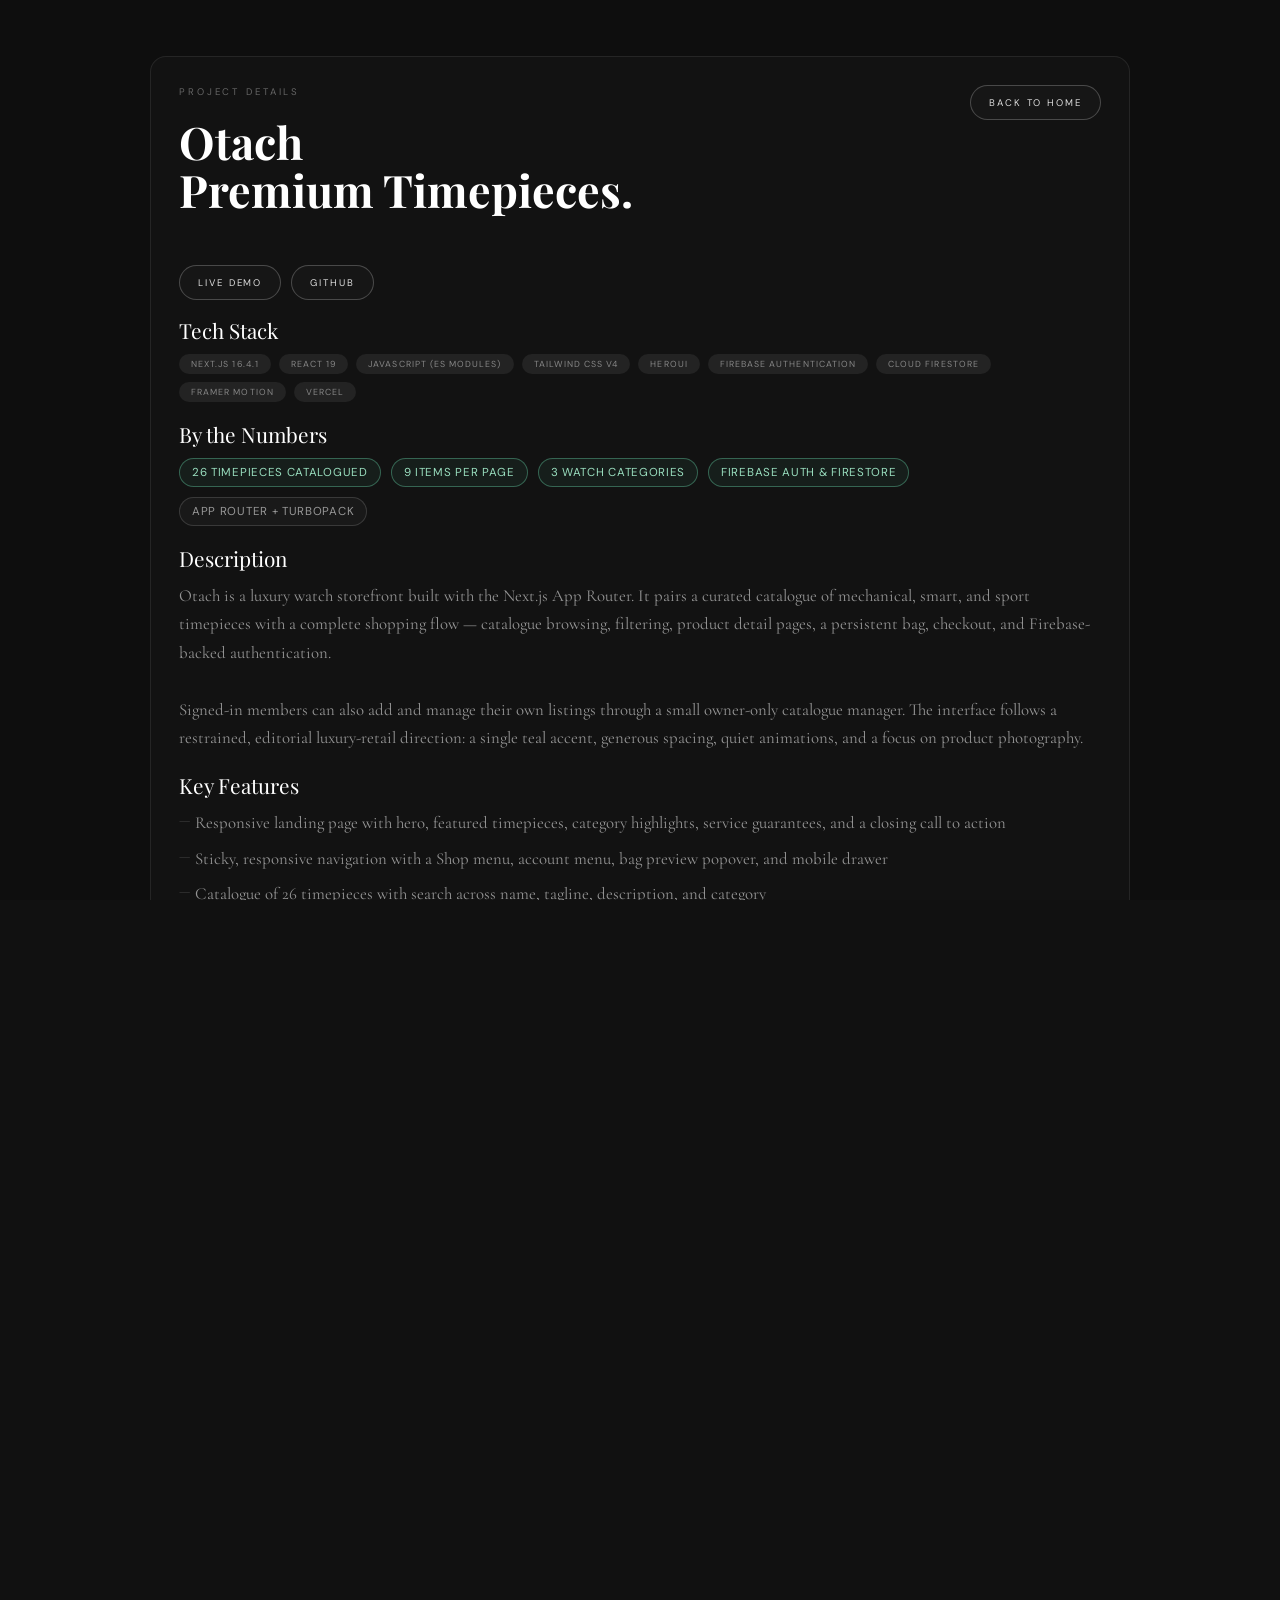
<file: projects/otach.html>
<!DOCTYPE html>
<html lang="en">

<head>
  <meta charset="UTF-8" />
  <meta name="viewport" content="width=device-width, initial-scale=1.0" />
  <meta name="description"
    content="Otach — A luxury watch storefront built with Next.js App Router, Firebase Authentication, Firestore, and Tailwind CSS. Full shopping flow with catalogue, bag, checkout, and owner catalogue manager.">
  <title>Otach — Details</title>
  <link
    href="https://fonts.googleapis.com/css2?family=Playfair+Display:ital,wght@0,400;0,700;1,400&family=Cormorant+Garamond:wght@300;400;500&family=DM+Sans:wght@300;400&display=swap"
    rel="stylesheet">
  <link rel="shortcut icon" href="../favicon/my-brand.svg" type="image/x-icon">
  <link rel="stylesheet" href="../styles.css">
  <style>
    html,
    body {
      overflow: auto;
      cursor: auto;
    }

    #cursor,
    .echo {
      display: none !important;
    }

    .detail-wrap {
      min-height: 100vh;
      background: #0e0e0e;
      padding: 56px 20px;
    }

    .detail-inner {
      width: min(980px, 100%);
      margin: 0 auto;
      border: 1px solid rgba(255, 255, 255, 0.08);
      border-radius: 16px;
      background: rgba(255, 255, 255, 0.02);
      padding: 28px;
    }

    .detail-top {
      display: flex;
      align-items: flex-start;
      justify-content: space-between;
      gap: 16px;
      flex-wrap: wrap;
      margin-bottom: 18px;
    }

    .feature-list {
      list-style: none;
      padding: 0;
      margin: 0 0 18px 0;
      display: flex;
      flex-direction: column;
      gap: 8px;
    }

    .feature-list li {
      font-family: 'Cormorant Garamond', serif;
      font-size: 1.05rem;
      line-height: 1.65;
      color: rgba(255, 255, 255, 0.55);
      padding-left: 16px;
      position: relative;
    }

    .feature-list li::before {
      content: "—";
      position: absolute;
      left: 0;
      color: rgba(255, 255, 255, 0.2);
      font-size: 0.85rem;
    }

    .metric-badge {
      display: inline-flex;
      align-items: center;
      gap: 6px;
      padding: 6px 12px;
      border: 1px solid rgba(110, 231, 183, 0.35);
      border-radius: 999px;
      background: rgba(110, 231, 183, 0.06);
      color: rgba(167, 243, 208, 0.9);
      font-family: 'DM Sans', sans-serif;
      font-size: 0.72rem;
      letter-spacing: 0.06em;
      text-transform: uppercase;
    }

    .metric-badge.is-neutral {
      border-color: rgba(255, 255, 255, 0.14);
      background: rgba(255, 255, 255, 0.03);
      color: rgba(255, 255, 255, 0.55);
    }

    .metric-row {
      display: flex;
      flex-wrap: wrap;
      gap: 10px;
      margin-bottom: 18px;
    }

    .routes-table {
      width: 100%;
      border-collapse: collapse;
      margin-bottom: 18px;
      font-family: 'Cormorant Garamond', serif;
      font-size: 1rem;
    }

    .routes-table th {
      text-align: left;
      padding: 8px 12px;
      font-family: 'DM Sans', sans-serif;
      font-size: 0.72rem;
      letter-spacing: 0.08em;
      text-transform: uppercase;
      color: rgba(255, 255, 255, 0.35);
      border-bottom: 1px solid rgba(255, 255, 255, 0.07);
    }

    .routes-table td {
      padding: 8px 12px;
      color: rgba(255, 255, 255, 0.55);
      border-bottom: 1px solid rgba(255, 255, 255, 0.04);
      line-height: 1.5;
    }

    .routes-table td:first-child {
      font-family: 'DM Sans', sans-serif;
      font-size: 0.82rem;
      color: rgba(167, 243, 208, 0.75);
      white-space: nowrap;
    }

    .routes-table td:nth-child(2) {
      font-size: 0.82rem;
      color: rgba(255, 255, 255, 0.35);
    }

    @media (max-width: 520px) {
      .detail-inner {
        padding: 20px;
      }

      .detail-top {
        flex-direction: column;
        align-items: stretch;
      }

      .routes-table td:nth-child(2) {
        display: none;
      }
    }
  </style>
</head>

<body>
  <main class="detail-wrap">
    <section class="detail-inner">
      <div class="detail-top">
        <div>
          <p class="about-eyebrow">Project Details</p>
          <h1 class="about-heading">Otach<br>Premium Timepieces.</h1>
        </div>
        <a class="project-link" href="../index.html">Back to Home</a>
      </div>

      <div class="project-actions" style="margin-bottom: 16px;">
        <a class="project-link" href="https://otach.vercel.app/" target="_blank" rel="noreferrer">Live Demo</a>
        <a class="project-link" href="https://github.com/abdullah-alsaba/otach" target="_blank"
          rel="noreferrer">GitHub</a>
      </div>

      <p class="resume-title" style="margin-bottom: 10px;">Tech Stack</p>
      <div class="project-tags" style="margin-bottom: 18px;">
        <span class="project-tag">Next.js 16.4.1</span>
        <span class="project-tag">React 19</span>
        <span class="project-tag">JavaScript (ES Modules)</span>
        <span class="project-tag">Tailwind CSS v4</span>
        <span class="project-tag">HeroUI</span>
        <span class="project-tag">Firebase Authentication</span>
        <span class="project-tag">Cloud Firestore</span>
        <span class="project-tag">Framer Motion</span>
        <span class="project-tag">Vercel</span>
      </div>

      <p class="resume-title" style="margin-bottom: 10px;">By the Numbers</p>
      <div class="metric-row">
        <span class="metric-badge">26 Timepieces Catalogued</span>
        <span class="metric-badge">9 Items per Page</span>
        <span class="metric-badge">3 Watch Categories</span>
        <span class="metric-badge">Firebase Auth &amp; Firestore</span>
        <span class="metric-badge is-neutral">App Router + Turbopack</span>
      </div>

      <p class="resume-title" style="margin-bottom: 10px;">Description</p>
      <p class="resume-desc" style="margin-bottom: 18px;">
        Otach is a luxury watch storefront built with the Next.js App Router. It pairs a curated catalogue of
        mechanical, smart, and sport timepieces with a complete shopping flow — catalogue browsing, filtering,
        product detail pages, a persistent bag, checkout, and Firebase-backed authentication.
        <br><br>
        Signed-in members can also add and manage their own listings through a small owner-only catalogue manager.
        The interface follows a restrained, editorial luxury-retail direction: a single teal accent, generous
        spacing, quiet animations, and a focus on product photography.
      </p>

      <p class="resume-title" style="margin-bottom: 10px;">Key Features</p>
      <ul class="feature-list">
        <li>Responsive landing page with hero, featured timepieces, category highlights, service guarantees, and a
          closing call to action</li>
        <li>Sticky, responsive navigation with a Shop menu, account menu, bag preview popover, and mobile drawer</li>
        <li>Catalogue of 26 timepieces with search across name, tagline, description, and category</li>
        <li>Filters by category (Analog / Smartwatch / Sport) and price range; sorting by featured, price, and name
          A–Z; pagination at 9 items per page</li>
        <li>Dynamic product detail route at <code>/items/[id]</code> with static generation, related timepieces,
          breadcrumbs, and a branded 404 for unresolved IDs</li>
        <li>Firebase Authentication with email/password and Google sign-in via a single AuthContext listener</li>
        <li>Protected routes with redirect to <code>/login</code> and return to the intended destination after sign-in
        </li>
        <li>Add Product form with field-level validation writing to Firestore with ownership bound to the
          authenticated UID</li>
        <li>Manage Products page listing only the member's own listings, with view and delete actions</li>
        <li>Cart context with quantity controls, per-item maximum, subtotal, and item count — persisted in localStorage
          namespaced by Firebase UID</li>
        <li>Validated delivery form with generated order reference in <code>OT-YYYY-XXXXXX</code> format</li>
        <li>Toast notifications for auth, bag, and form outcomes across the app</li>
      </ul>

      <p class="resume-title" style="margin-bottom: 10px;">Routes</p>
      <table class="routes-table">
        <thead>
          <tr>
            <th>Route</th>
            <th>Access</th>
            <th>Description</th>
          </tr>
        </thead>
        <tbody>
          <tr>
            <td>/</td>
            <td>Public</td>
            <td>Landing page</td>
          </tr>
          <tr>
            <td>/items</td>
            <td>Public</td>
            <td>Catalogue with search, filters, sorting, and pagination</td>
          </tr>
          <tr>
            <td>/items/[id]</td>
            <td>Public</td>
            <td>Product detail; falls back to Firestore for owner-created records, then 404</td>
          </tr>
          <tr>
            <td>/about</td>
            <td>Public</td>
            <td>Brand story, values, and craftsmanship</td>
          </tr>
          <tr>
            <td>/cart</td>
            <td>Public</td>
            <td>Shopping bag with quantity management and subtotal</td>
          </tr>
          <tr>
            <td>/checkout</td>
            <td>Protected</td>
            <td>Delivery form and order confirmation</td>
          </tr>
          <tr>
            <td>/items/add</td>
            <td>Protected</td>
            <td>Create a timepiece listing</td>
          </tr>
          <tr>
            <td>/items/manage</td>
            <td>Protected</td>
            <td>List, view, and delete your own timepieces</td>
          </tr>
          <tr>
            <td>/login / /register</td>
            <td>Public</td>
            <td>Email/password and Google sign-in and account creation</td>
          </tr>
        </tbody>
      </table>

      <p class="resume-title" style="margin-bottom: 10px;">Challenges Faced</p>
      <p class="resume-desc" style="margin-bottom: 18px;">
        One of the trickiest parts was building the cart persistence layer correctly. Per-user localStorage
        namespacing by Firebase UID meant the cart had to stay in sync with the auth state — loading the right
        cart when a user signs in, flushing it on sign-out, and handling the brief moment Firebase is still
        resolving the session on page load without showing a flicker or incorrect cart count.
        <br><br>
        Managing Firestore security rules alongside the owner-created product flow also required careful thought.
        The rules had to allow each member to read and write only their own records, while keeping the public
        catalogue fully accessible without authentication — and ensuring that a Firestore rule can't be used as a
        query filter, so the client query had to explicitly filter by <code>userId</code> itself.
      </p>

      <p class="resume-title" style="margin-bottom: 10px;">Future Improvements</p>
      <p class="resume-desc">
        Future improvements could include a wishlist / favourites feature, server-side rendered catalogue pages
        for better SEO on dynamic product data, real Stripe checkout integration to replace the simulated order
        confirmation, review and rating system for timepieces, and an admin dashboard for moderation of
        owner-submitted listings.
      </p>
    </section>
  </main>
</body>

</html>
</file>
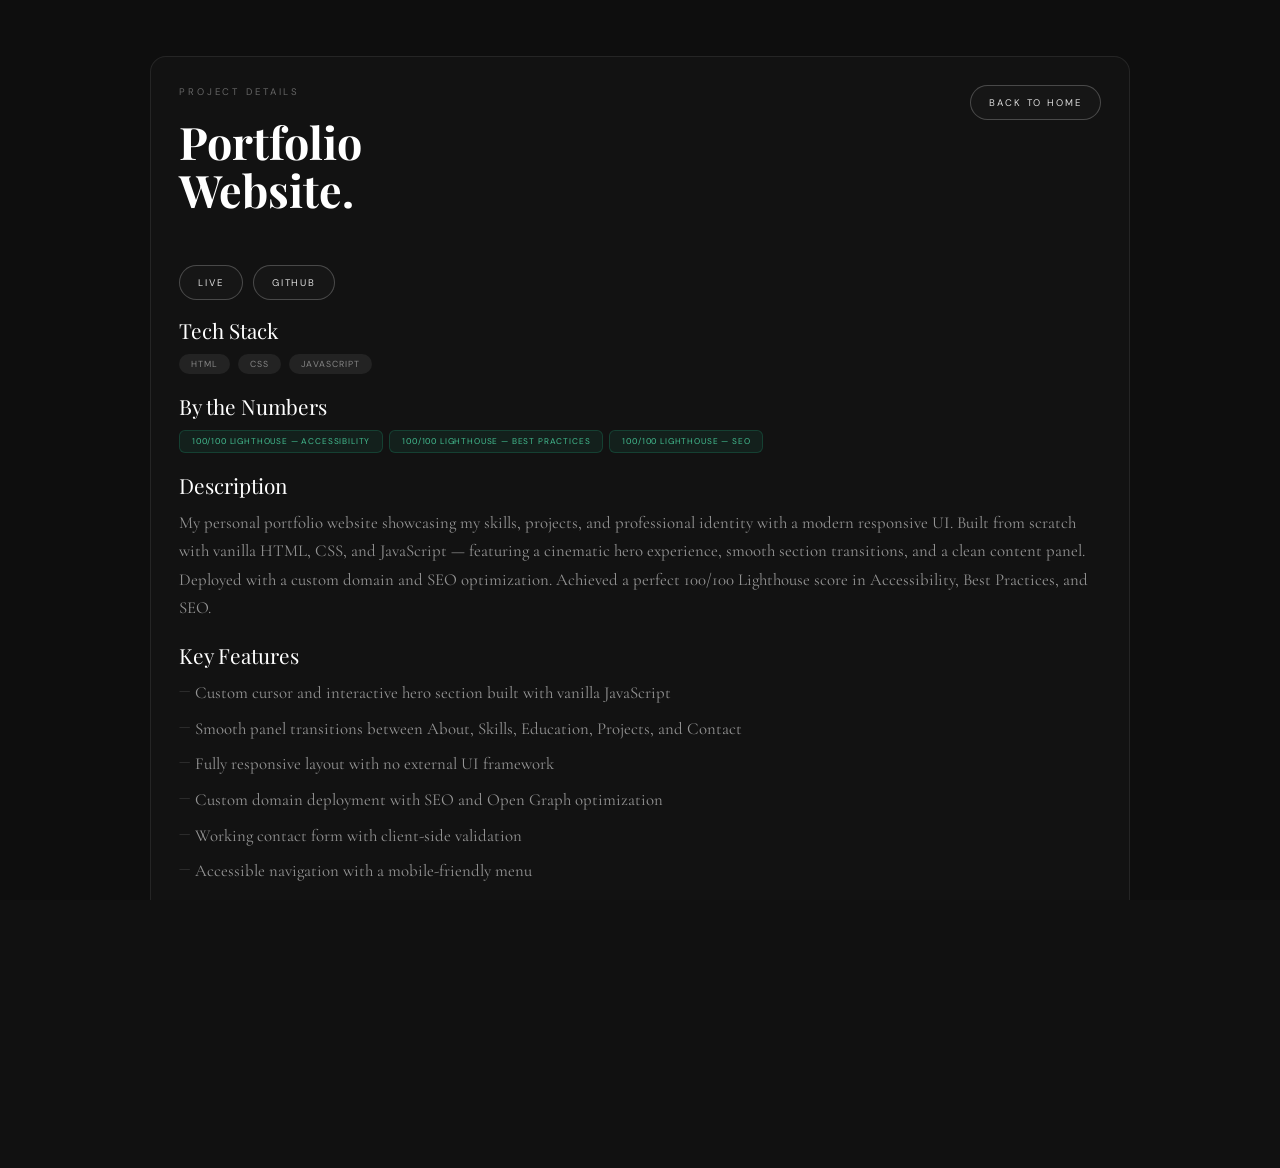
<file: projects/portfolio.html>
<!DOCTYPE html>
<html lang="en">

<head>
  <meta charset="UTF-8" />
  <meta name="viewport" content="width=device-width, initial-scale=1.0" />
  <meta name="description"
    content="Portfolio Website — Abdulla Al Saba's personal portfolio, built from scratch with HTML, CSS, and JavaScript.">
  <title>Portfolio Website — Details</title>
  <link
    href="https://fonts.googleapis.com/css2?family=Playfair+Display:ital,wght@0,400;0,700;1,400&family=Cormorant+Garamond:wght@300;400;500&family=DM+Sans:wght@300;400&display=swap"
    rel="stylesheet">
  <link rel="shortcut icon" href="../favicon/my-brand.svg" type="image/x-icon">
  <link rel="stylesheet" href="../styles.css">
  <style>
    html,
    body {
      overflow: auto;
      cursor: auto;
    }

    #cursor,
    .echo {
      display: none !important;
    }

    .detail-wrap {
      min-height: 100vh;
      background: #0e0e0e;
      padding: 56px 20px;
    }

    .detail-inner {
      width: min(980px, 100%);
      margin: 0 auto;
      border: 1px solid rgba(255, 255, 255, 0.08);
      border-radius: 16px;
      background: rgba(255, 255, 255, 0.02);
      padding: 28px;
    }

    .detail-top {
      display: flex;
      align-items: flex-start;
      justify-content: space-between;
      gap: 16px;
      flex-wrap: wrap;
      margin-bottom: 18px;
    }

    .feature-list {
      list-style: none;
      padding: 0;
      margin: 0 0 18px 0;
      display: flex;
      flex-direction: column;
      gap: 8px;
    }

    .feature-list li {
      font-family: 'Cormorant Garamond', serif;
      font-size: 1.05rem;
      line-height: 1.65;
      color: rgba(255, 255, 255, 0.55);
      padding-left: 16px;
      position: relative;
    }

    .feature-list li::before {
      content: "—";
      position: absolute;
      left: 0;
      color: rgba(255, 255, 255, 0.2);
      font-size: 0.85rem;
    }

    @media (max-width: 520px) {
      .detail-inner {
        padding: 20px;
      }

      .detail-top {
        flex-direction: column;
        align-items: stretch;
      }
    }
  </style>
</head>

<body>
  <main class="detail-wrap">
    <section class="detail-inner">
      <div class="detail-top">
        <div>
          <p class="about-eyebrow">Project Details</p>
          <h1 class="about-heading">Portfolio<br>Website.</h1>
        </div>
        <a class="project-link" href="../index.html">Back to Home</a>
      </div>

      <div class="project-actions" style="margin-bottom: 16px;">
        <a class="project-link" href="https://abdulla.pro.bd/" target="_blank" rel="noreferrer">Live</a>
        <a class="project-link" href="https://github.com/abdullah-alsaba/ABDULLA-AL-SABA" target="_blank"
          rel="noreferrer">GitHub</a>
      </div>

      <p class="resume-title" style="margin-bottom: 10px;">Tech Stack</p>
      <div class="project-tags" style="margin-bottom: 18px;">
        <span class="project-tag">HTML</span>
        <span class="project-tag">CSS</span>
        <span class="project-tag">JavaScript</span>
      </div>

      <p class="resume-title" style="margin-bottom: 10px;">By the Numbers</p>
      <div class="project-metrics" style="margin-bottom: 18px;">
        <span class="metric-badge metric-badge-accent">100/100 Lighthouse — Accessibility</span>
        <span class="metric-badge metric-badge-accent">100/100 Lighthouse — Best Practices</span>
        <span class="metric-badge metric-badge-accent">100/100 Lighthouse — SEO</span>
      </div>

      <p class="resume-title" style="margin-bottom: 10px;">Description</p>
      <p class="resume-desc" style="margin-bottom: 18px;">
        My personal portfolio website showcasing my skills, projects, and professional identity with a modern
        responsive UI. Built from scratch with vanilla HTML, CSS, and JavaScript — featuring a cinematic hero
        experience, smooth section transitions, and a clean content panel. Deployed with a custom domain and SEO
        optimization. Achieved a perfect 100/100 Lighthouse score in Accessibility, Best Practices, and SEO.
      </p>

      <p class="resume-title" style="margin-bottom: 10px;">Key Features</p>
      <ul class="feature-list">
        <li>Custom cursor and interactive hero section built with vanilla JavaScript</li>
        <li>Smooth panel transitions between About, Skills, Education, Projects, and Contact</li>
        <li>Fully responsive layout with no external UI framework</li>
        <li>Custom domain deployment with SEO and Open Graph optimization</li>
        <li>Working contact form with client-side validation</li>
        <li>Accessible navigation with a mobile-friendly menu</li>
      </ul>

      <p class="resume-title" style="margin-bottom: 10px;">Challenges Faced</p>
      <p class="resume-desc" style="margin-bottom: 18px;">
        Balancing motion and visual polish with readability and responsiveness across devices, while keeping the UI
        minimal and consistent, was the biggest challenge — especially building the cursor and transition effects
        in plain JavaScript without a framework to lean on.
      </p>

      <p class="resume-title" style="margin-bottom: 10px;">Future Improvements</p>
      <p class="resume-desc">
        Add a full resume view, enhance accessibility (keyboard flow and ARIA), and include more case-study style
        breakdowns for projects.
      </p>
    </section>
  </main>
</body>

</html>
</file>
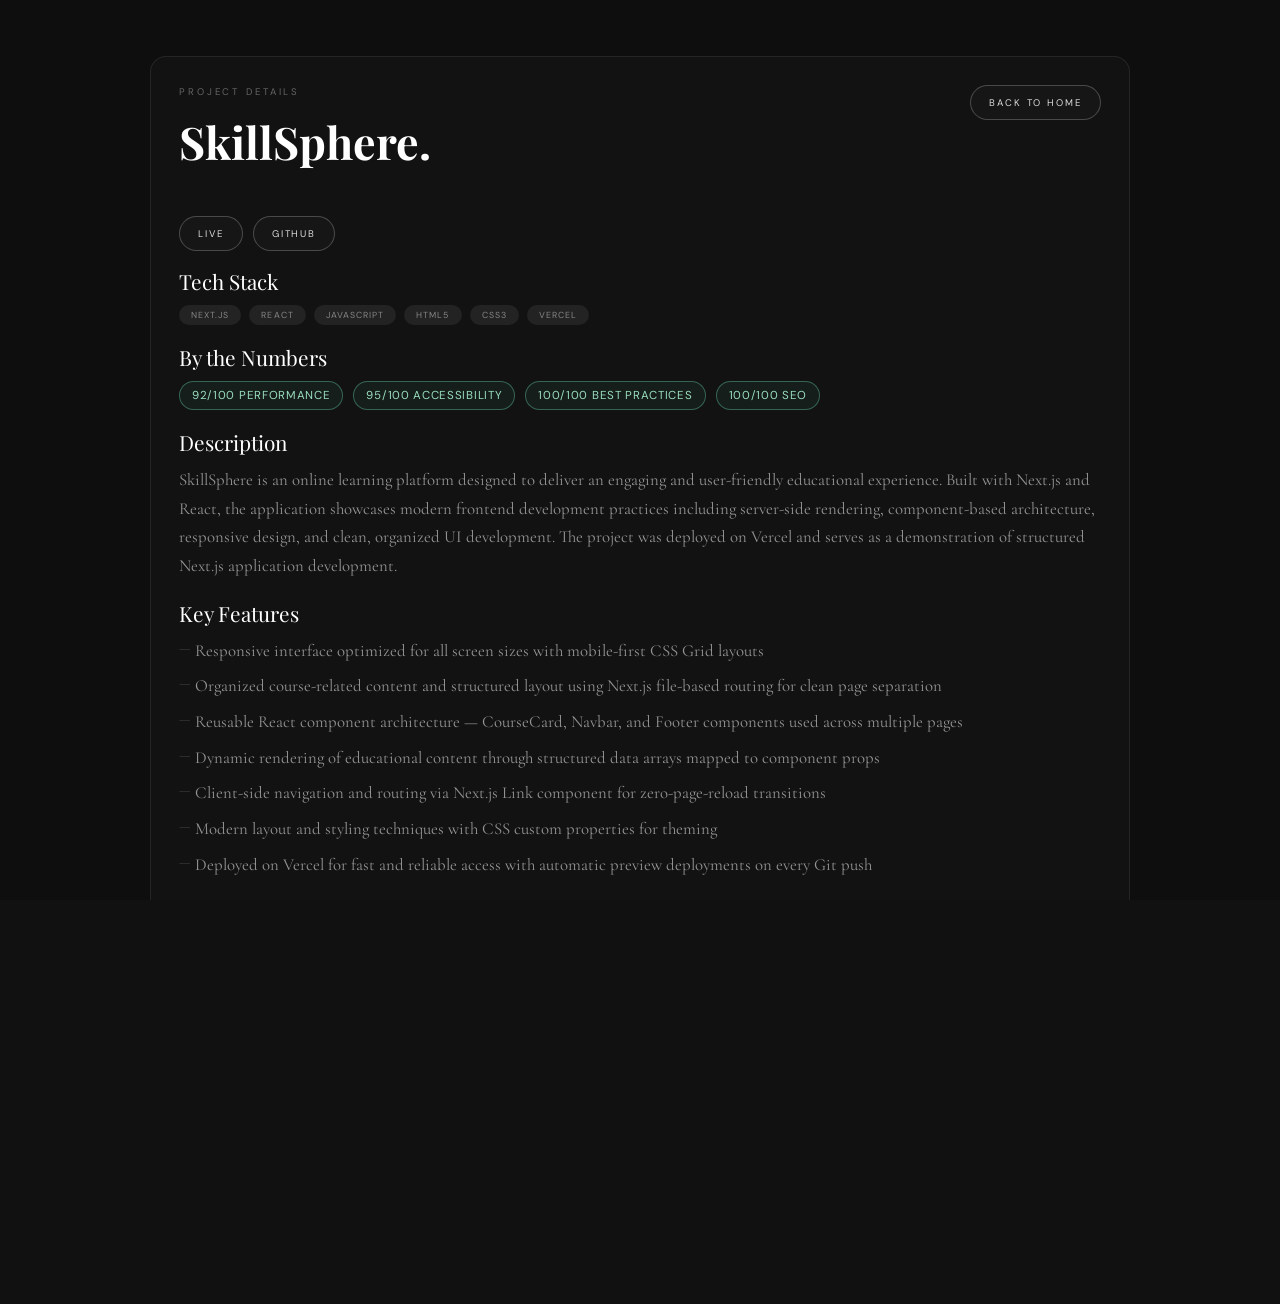
<file: projects/skillsphere.html>
<!DOCTYPE html>
<html lang="en">

<head>
  <meta charset="UTF-8" />
  <meta name="viewport" content="width=device-width, initial-scale=1.0" />
  <meta name="description"
    content="SkillSphere — A responsive online learning platform built with Next.js and React, demonstrating modern frontend architecture and clean UI development.">
  <title>SkillSphere — Details</title>
  <link
    href="https://fonts.googleapis.com/css2?family=Playfair+Display:ital,wght@0,400;0,700;1,400&family=Cormorant+Garamond:wght@300;400;500&family=DM+Sans:wght@300;400&display=swap"
    rel="stylesheet">
  <link rel="shortcut icon" href="../favicon/my-brand.svg" type="image/x-icon">
  <link rel="stylesheet" href="../styles.css">
  <style>
    html,
    body {
      overflow: auto;
      cursor: auto;
    }

    #cursor,
    .echo {
      display: none !important;
    }

    .detail-wrap {
      min-height: 100vh;
      background: #0e0e0e;
      padding: 56px 20px;
    }

    .detail-inner {
      width: min(980px, 100%);
      margin: 0 auto;
      border: 1px solid rgba(255, 255, 255, 0.08);
      border-radius: 16px;
      background: rgba(255, 255, 255, 0.02);
      padding: 28px;
    }

    .detail-top {
      display: flex;
      align-items: flex-start;
      justify-content: space-between;
      gap: 16px;
      flex-wrap: wrap;
      margin-bottom: 18px;
    }

    .feature-list {
      list-style: none;
      padding: 0;
      margin: 0 0 18px 0;
      display: flex;
      flex-direction: column;
      gap: 8px;
    }

    .feature-list li {
      font-family: 'Cormorant Garamond', serif;
      font-size: 1.05rem;
      line-height: 1.65;
      color: rgba(255, 255, 255, 0.55);
      padding-left: 16px;
      position: relative;
    }

    .feature-list li::before {
      content: "—";
      position: absolute;
      left: 0;
      color: rgba(255, 255, 255, 0.2);
      font-size: 0.85rem;
    }

    .metric-badge {
      display: inline-flex;
      align-items: center;
      gap: 6px;
      padding: 6px 12px;
      border: 1px solid rgba(110, 231, 183, 0.35);
      border-radius: 999px;
      background: rgba(110, 231, 183, 0.06);
      color: rgba(167, 243, 208, 0.9);
      font-family: 'DM Sans', sans-serif;
      font-size: 0.72rem;
      letter-spacing: 0.06em;
      text-transform: uppercase;
    }

    .metric-row {
      display: flex;
      flex-wrap: wrap;
      gap: 10px;
      margin-bottom: 18px;
    }

    @media (max-width: 520px) {
      .detail-inner {
        padding: 20px;
      }

      .detail-top {
        flex-direction: column;
        align-items: stretch;
      }
    }
  </style>
</head>

<body>
  <main class="detail-wrap">
    <section class="detail-inner">
      <div class="detail-top">
        <div>
          <p class="about-eyebrow">Project Details</p>
          <h1 class="about-heading">SkillSphere.</h1>
        </div>
        <a class="project-link" href="../index.html">Back to Home</a>
      </div>

      <div class="project-actions" style="margin-bottom: 16px;">
        <a class="project-link" href="https://skillsphere-omega-neon.vercel.app/" target="_blank"
          rel="noreferrer">Live</a>
        <a class="project-link" href="https://github.com/abdullah-alsaba/SkillSphereb" target="_blank"
          rel="noreferrer">GitHub</a>
      </div>

      <p class="resume-title" style="margin-bottom: 10px;">Tech Stack</p>
      <div class="project-tags" style="margin-bottom: 18px;">
        <span class="project-tag">Next.js</span>
        <span class="project-tag">React</span>
        <span class="project-tag">JavaScript</span>
        <span class="project-tag">HTML5</span>
        <span class="project-tag">CSS3</span>
        <span class="project-tag">Vercel</span>
      </div>

      <p class="resume-title" style="margin-bottom: 10px;">By the Numbers</p>
      <div class="metric-row">
        <span class="metric-badge">92/100 Performance</span>
        <span class="metric-badge">95/100 Accessibility</span>
        <span class="metric-badge">100/100 Best Practices</span>
        <span class="metric-badge">100/100 SEO</span>
      </div>

      <p class="resume-title" style="margin-bottom: 10px;">Description</p>
      <p class="resume-desc" style="margin-bottom: 18px;">
        SkillSphere is an online learning platform designed to deliver an engaging and user-friendly educational
        experience. Built with Next.js and React, the application showcases modern frontend development practices
        including server-side rendering, component-based architecture, responsive design, and clean, organized UI
        development. The project was deployed on Vercel and serves as a demonstration of structured Next.js
        application development.
      </p>

      <p class="resume-title" style="margin-bottom: 10px;">Key Features</p>
      <ul class="feature-list">
        <li>Responsive interface optimized for all screen sizes with mobile-first CSS Grid layouts</li>
        <li>Organized course-related content and structured layout using Next.js file-based routing for clean page
          separation</li>
        <li>Reusable React component architecture — CourseCard, Navbar, and Footer components used across multiple pages
        </li>
        <li>Dynamic rendering of educational content through structured data arrays mapped to component props</li>
        <li>Client-side navigation and routing via Next.js Link component for zero-page-reload transitions</li>
        <li>Modern layout and styling techniques with CSS custom properties for theming</li>
        <li>Deployed on Vercel for fast and reliable access with automatic preview deployments on every Git push</li>
      </ul>

      <p class="resume-title" style="margin-bottom: 10px;">Challenges Faced</p>
      <p class="resume-desc" style="margin-bottom: 18px;">
        Structuring reusable components efficiently while keeping the UI consistent across different content types
        was the primary challenge. I specifically had to decide how to split the course listing page between a
        reusable CourseCard component (for individual cards) and a CourseGrid wrapper that handled the responsive grid
        layout and
        gap sizing — putting the grid logic in the parent kept the card component truly reusable on both the home page
        and
        dedicated course listing page without duplicated styles. Ensuring the layout remained clean and responsive
        across
        all device sizes required careful planning of the component hierarchy and CSS layout strategies,
        particularly balancing CSS Grid for two-dimensional course listings and Flexbox for one-dimensional navigation
        and card internals.
      </p>

      <p class="resume-title" style="margin-bottom: 10px;">Future Improvements</p>
      <p class="resume-desc">
        Add a backend with user authentication, course enrollment and progress tracking, a search and filter
        system for courses, and an instructor dashboard for content management. Integrating a payment gateway
        for premium course access is also a planned future feature.
      </p>
    </section>
  </main>
</body>

</html>
</file>
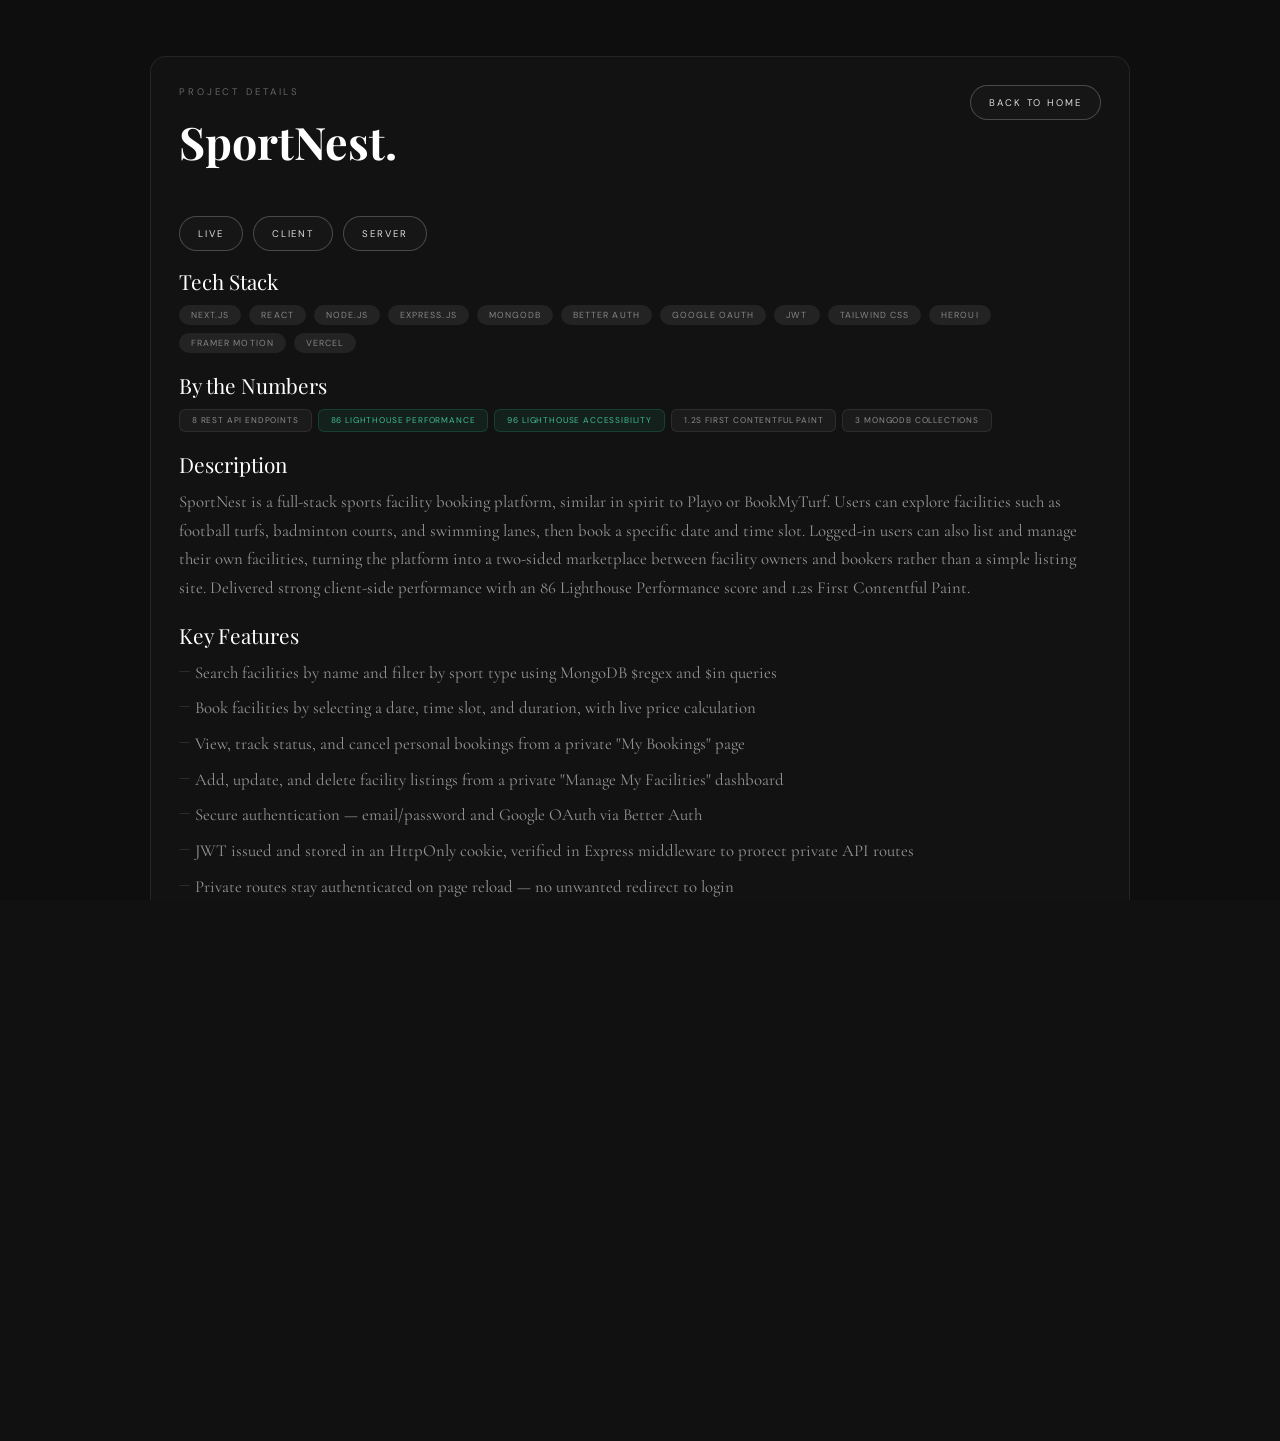
<file: projects/sportnest.html>
<!DOCTYPE html>
<html lang="en">

<head>
  <meta charset="UTF-8" />
  <meta name="viewport" content="width=device-width, initial-scale=1.0" />
  <meta name="description"
    content="SportNest — Full-stack sports facility booking management system built with Next.js, Node.js, Express.js, and MongoDB.">
  <title>SportNest — Details</title>
  <link
    href="https://fonts.googleapis.com/css2?family=Playfair+Display:ital,wght@0,400;0,700;1,400&family=Cormorant+Garamond:wght@300;400;500&family=DM+Sans:wght@300;400&display=swap"
    rel="stylesheet">
  <link rel="shortcut icon" href="../favicon/my-brand.svg" type="image/x-icon">
  <link rel="stylesheet" href="../styles.css">
  <style>
    html,
    body {
      overflow: auto;
      cursor: auto;
    }

    #cursor,
    .echo {
      display: none !important;
    }

    .detail-wrap {
      min-height: 100vh;
      background: #0e0e0e;
      padding: 56px 20px;
    }

    .detail-inner {
      width: min(980px, 100%);
      margin: 0 auto;
      border: 1px solid rgba(255, 255, 255, 0.08);
      border-radius: 16px;
      background: rgba(255, 255, 255, 0.02);
      padding: 28px;
    }

    .detail-top {
      display: flex;
      align-items: flex-start;
      justify-content: space-between;
      gap: 16px;
      flex-wrap: wrap;
      margin-bottom: 18px;
    }

    .feature-list {
      list-style: none;
      padding: 0;
      margin: 0 0 18px 0;
      display: flex;
      flex-direction: column;
      gap: 8px;
    }

    .feature-list li {
      font-family: 'Cormorant Garamond', serif;
      font-size: 1.05rem;
      line-height: 1.65;
      color: rgba(255, 255, 255, 0.55);
      padding-left: 16px;
      position: relative;
    }

    .feature-list li::before {
      content: "—";
      position: absolute;
      left: 0;
      color: rgba(255, 255, 255, 0.2);
      font-size: 0.85rem;
    }

    @media (max-width: 520px) {
      .detail-inner {
        padding: 20px;
      }

      .detail-top {
        flex-direction: column;
        align-items: stretch;
      }
    }
  </style>
</head>

<body>
  <main class="detail-wrap">
    <section class="detail-inner">
      <div class="detail-top">
        <div>
          <p class="about-eyebrow">Project Details</p>
          <h1 class="about-heading">SportNest.</h1>
        </div>
        <a class="project-link" href="../index.html">Back to Home</a>
      </div>

      <div class="project-actions" style="margin-bottom: 16px;">
        <a class="project-link" href="https://sportnest-teal.vercel.app/" target="_blank" rel="noreferrer">Live</a>
        <a class="project-link" href="https://github.com/abdullah-alsaba/SportNest-client" target="_blank"
          rel="noreferrer">Client</a>
        <a class="project-link" href="https://github.com/abdullah-alsaba/SportNest-server" target="_blank"
          rel="noreferrer">Server</a>
      </div>

      <p class="resume-title" style="margin-bottom: 10px;">Tech Stack</p>
      <div class="project-tags" style="margin-bottom: 18px;">
        <span class="project-tag">Next.js</span>
        <span class="project-tag">React</span>
        <span class="project-tag">Node.js</span>
        <span class="project-tag">Express.js</span>
        <span class="project-tag">MongoDB</span>
        <span class="project-tag">Better Auth</span>
        <span class="project-tag">Google OAuth</span>
        <span class="project-tag">JWT</span>
        <span class="project-tag">Tailwind CSS</span>
        <span class="project-tag">HeroUI</span>
        <span class="project-tag">Framer Motion</span>
        <span class="project-tag">Vercel</span>
      </div>

      <p class="resume-title" style="margin-bottom: 10px;">By the Numbers</p>
      <div class="project-metrics" style="margin-bottom: 18px;">
        <span class="metric-badge">8 REST API Endpoints</span>
        <span class="metric-badge metric-badge-accent">86 Lighthouse Performance</span>
        <span class="metric-badge metric-badge-accent">96 Lighthouse Accessibility</span>
        <span class="metric-badge">1.2s First Contentful Paint</span>
        <span class="metric-badge">3 MongoDB Collections</span>
      </div>

      <p class="resume-title" style="margin-bottom: 10px;">Description</p>
      <p class="resume-desc" style="margin-bottom: 18px;">
        SportNest is a full-stack sports facility booking platform, similar in spirit to Playo or BookMyTurf. Users
        can explore facilities such as football turfs, badminton courts, and swimming lanes, then book a specific
        date and time slot. Logged-in users can also list and manage their own facilities, turning the platform into
        a two-sided marketplace between facility owners and bookers rather than a simple listing site.
        Delivered strong client-side performance with an 86 Lighthouse Performance score and 1.2s First Contentful Paint.
      </p>

      <p class="resume-title" style="margin-bottom: 10px;">Key Features</p>
      <ul class="feature-list">
        <li>Search facilities by name and filter by sport type using MongoDB $regex and $in queries</li>
        <li>Book facilities by selecting a date, time slot, and duration, with live price calculation</li>
        <li>View, track status, and cancel personal bookings from a private "My Bookings" page</li>
        <li>Add, update, and delete facility listings from a private "Manage My Facilities" dashboard</li>
        <li>Secure authentication — email/password and Google OAuth via Better Auth</li>
        <li>JWT issued and stored in an HttpOnly cookie, verified in Express middleware to protect private API routes
        </li>
        <li>Private routes stay authenticated on page reload — no unwanted redirect to login</li>
        <li>Light/dark theme toggle and Framer Motion page and component transitions</li>
        <li>Custom loading spinner and a friendly 404 page for unmatched routes</li>
        <li>Separate client and server architecture connected through REST APIs</li>
        <li>Deployed on Vercel with MongoDB Atlas as the database, with credentials secured via environment variables
        </li>
      </ul>

      <p class="resume-title" style="margin-bottom: 10px;">Challenges Faced</p>
      <p class="resume-desc" style="margin-bottom: 18px;">
        Storing the JWT in an HttpOnly cookie instead of local storage meant rethinking how the client checked auth
        state — I had to make sure logged-in users stayed authenticated on a hard reload of any private route,
        without ever being incorrectly bounced to the login page. Coordinating that with Better Auth's Google OAuth
        flow, while keeping the Express middleware strict about verifying every protected request, was the trickiest
        part of the build. Getting the search and filter system right also took a few iterations — combining
        MongoDB's <code>$regex</code> for partial name matches with <code>$in</code> for multi-type filtering without
        slowing down the facilities list.
      </p>

      <p class="resume-title" style="margin-bottom: 10px;">Future Improvements</p>
      <p class="resume-desc">
        Add real-time availability updates with WebSockets, implement an admin dashboard for facility owners, introduce
        payment gateway integration, and add email confirmation notifications for bookings.
      </p>
    </section>
  </main>
</body>

</html>
</file>
<file: styles.css>
*,
*::before,
*::after {
  margin: 0;
  padding: 0;
  box-sizing: border-box;
}

/* Hide scrollbar but keep scroll functionality */

/* For Chrome, Edge, Safari */
::-webkit-scrollbar {
  display: none;
}

/* For Firefox */
html {
  scrollbar-width: none;
}

/* For IE & old Edge */
html {
  -ms-overflow-style: none;
}

html,
body {
  width: 100%;
  height: 100%;
  background: #111;
  font-family: 'Cormorant Garamond', serif;
  overflow: hidden;
  cursor: none;
}

/* ===== HERO PAGE ===== */
#hero {
  position: fixed;
  inset: 0;
  z-index: 1;
  transition: transform 0.9s cubic-bezier(0.77, 0, 0.175, 1), opacity 0.9s ease;
}

#hero.slide-out {
  transform: translateX(-100%);
  opacity: 0;
  pointer-events: none;
}

#grid {
  position: absolute;
  inset: -10%;
  width: 120%;
  height: 120%;
  background-image:
    linear-gradient(rgba(255, 255, 255, 0.04) 1px, transparent 1px),
    linear-gradient(90deg, rgba(255, 255, 255, 0.04) 1px, transparent 1px);
  background-size: 60px 60px;
  will-change: transform;
  z-index: 0;
}

#portrait-layer {
  position: absolute;
  inset: 0;
  display: flex;
  align-items: center;
  justify-content: center;
  background: #111;
  z-index: 1;
}

#img-base,
#img-alt {
  position: absolute;
  top: 0;
  left: 0;
  width: 100%;
  height: 100%;
  object-fit: cover;
  object-position: center 15%;
}

#img-base {
  filter: saturate(0.25) brightness(0.9);
  z-index: 1;
}

#img-alt {
  filter: saturate(1.05) contrast(1.05) brightness(0.9);
  z-index: 2;
  clip-path: circle(0px at 50% 50%);
}

/* UI overlay on hero */
#hero-ui {
  position: absolute;
  inset: 0;
  z-index: 10;
  pointer-events: none;
}

/* Name */
#name {
  position: absolute;
  top: 48px;
  left: 56px;
  font-family: 'Playfair Display', serif;
  font-size: clamp(2rem, 3vw, 3.2rem);
  font-weight: 700;
  line-height: 1.05;
  color: #fff;
  will-change: transform;
  pointer-events: auto;
}

#name-last {
  color: gray;
}

#name span {
  display: block;
  transition: color 0.3s ease;
}

/* NAV - top right */
#nav {
  position: absolute;
  top: 48px;
  right: 56px;
  display: flex;
  gap: 16px;
  align-items: center;
  pointer-events: auto;
  will-change: transform;
}

#nav a {
  font-family: 'DM Sans', sans-serif;
  font-size: 0.68rem;
  font-weight: 400;
  letter-spacing: 0.22em;
  text-transform: uppercase;
  color: rgba(255, 255, 255, 0.75);
  text-decoration: none;
  transition: color 0.3s ease;
  position: relative;
}

#nav a::after {
  content: '';
  position: absolute;
  bottom: -3px;
  left: 0;
  width: 100%;
  height: 1px;
  background: #fff;
  transform: scaleX(0);
  transform-origin: left;
  transition: transform 0.35s ease;
}

#nav a:hover {
  color: #fff;
}

#nav a:hover::after {
  transform: scaleX(1);
}

#nav a.nav-about {
  color: #fff;
}

.nav-links {
  display: flex;
  gap: 36px;
  align-items: center;
}

.nav-toggle {
  display: none;
  width: 42px;
  height: 42px;
  border-radius: 12px;
  border: 1px solid rgba(255, 255, 255, 0.18);
  background: rgba(255, 255, 255, 0.04);
  backdrop-filter: blur(8px);
  cursor: none;
  align-items: center;
  justify-content: center;
  transition: background 0.3s, border-color 0.3s, transform 0.2s;
}

.nav-toggle:hover {
  background: rgba(255, 255, 255, 0.07);
  border-color: rgba(255, 255, 255, 0.28);
}

.nav-toggle-lines {
  width: 18px;
  height: 12px;
  position: relative;
  display: block;
}

.nav-toggle-lines::before,
.nav-toggle-lines::after,
.nav-toggle-lines {
  background: transparent;
}

.nav-toggle-lines::before,
.nav-toggle-lines::after {
  content: "";
  position: absolute;
  left: 0;
  right: 0;
  height: 2px;
  background: rgba(255, 255, 255, 0.9);
  border-radius: 999px;
  transition: transform 0.25s ease, top 0.25s ease, opacity 0.2s ease;
}

.nav-toggle-lines::before {
  top: 0;
}

.nav-toggle-lines::after {
  top: 10px;
}

#nav.open .nav-toggle-lines::before {
  top: 5px;
  transform: rotate(45deg);
}

#nav.open .nav-toggle-lines::after {
  top: 5px;
  transform: rotate(-45deg);
}

.nav-menu {
  position: absolute;
  top: 56px;
  right: 0;
  width: min(320px, calc(100vw - 40px));
  border-radius: 16px;
  border: 1px solid rgba(255, 255, 255, 0.16);
  background: rgba(10, 10, 10, 0.82);
  backdrop-filter: blur(18px) saturate(120%);
  -webkit-backdrop-filter: blur(18px) saturate(120%);
  box-shadow: 0 30px 80px rgba(0, 0, 0, 0.45);
  padding: 10px;
  display: grid;
  gap: 6px;
  transform: translateY(-10px);
  opacity: 0;
  visibility: hidden;
  pointer-events: none;
  transition: transform 0.28s ease, opacity 0.28s ease, visibility 0s linear 0.28s;
  z-index: 9999;
}

#nav.open .nav-menu {
  transform: translateY(0);
  opacity: 1;
  visibility: visible;
  pointer-events: auto;
  transition: transform 0.28s ease, opacity 0.28s ease, visibility 0s;
}

.nav-menu-link {
  display: flex;
  align-items: center;
  justify-content: space-between;
  padding: 12px 14px;
  border-radius: 12px;
  border: 1px solid rgba(255, 255, 255, 0.06);
  background: rgba(255, 255, 255, 0.02);
  color: rgba(255, 255, 255, 0.85);
  text-decoration: none;
  font-family: 'DM Sans', sans-serif;
  font-size: 0.7rem;
  letter-spacing: 0.18em;
  text-transform: uppercase;
  transition: background 0.25s, border-color 0.25s, transform 0.25s;
  cursor: none;
}

.nav-menu-link:hover {
  background: rgba(255, 255, 255, 0.06);
  border-color: rgba(255, 255, 255, 0.18);
  transform: translateY(-1px);
}

/* Social icons */
#socials {
  position: absolute;
  bottom: 52px;
  right: 56px;
  display: flex;
  flex-direction: column;
  gap: 18px;
  align-items: flex-end;
  pointer-events: auto;
  will-change: transform;
}

#socials a {
  display: flex;
  align-items: center;
  justify-content: center;
  width: 38px;
  height: 38px;
  border-radius: 50%;
  background: rgba(255, 255, 255, 0.15);
  backdrop-filter: blur(6px);
  border: 1px solid rgba(255, 255, 255, 0.2);
  transition: background 0.3s ease, transform 0.2s ease, border-color 0.3s;
  text-decoration: none;
}

#socials a:hover {
  transform: scale(1.1);
  background: rgba(255, 255, 255, 0.9);
}

#socials a:hover svg {
  fill: #111;
}

#socials a svg {
  width: 15px;
  height: 15px;
  fill: #fff;
  transition: fill 0.3s ease;
}

/* Hero Stats */
#hero-stats {
  position: absolute;
  top: 170px;
  bottom: auto;
  left: 56px;
  display: flex;
  align-items: center;
  gap: 24px;
  max-width: 45vw;
  pointer-events: auto;
  will-change: transform;
}

.hero-stat {
  display: flex;
  flex-direction: column;
  align-items: flex-start;
  gap: 4px;
}

.hero-stat-num {
  font-family: 'DM Sans', 'Playfair Display', serif;
  font-size: clamp(1.1rem, 1.5vw, 1.4rem);
  font-weight: 700;
  color: #fff;
  line-height: 1.1;
}

.hero-stat-label {
  font-family: 'DM Sans', sans-serif;
  font-size: 0.62rem;
  font-weight: 600;
  line-height: 1.3;
  letter-spacing: 0.14em;
  text-transform: uppercase;
  color: gray;
  text-shadow: 0 1px 4px rgba(0, 0, 0, 0.9);
}

.hero-stat-divider {
  width: 1px;
  height: 38px;
  background: rgba(255, 255, 255, 0.14);
}

/* Hero CTA */
#hero-cta {
  position: absolute;
  top: 245px;
  bottom: auto;
  left: 52px;
  display: flex;
  gap: 12px;
  flex-wrap: wrap;
  max-width: 45vw;
  pointer-events: auto;
  will-change: transform;
}

.cta-btn {
  display: inline-flex;
  align-items: center;
  gap: 8px;
  padding: 12px 22px;
  border-radius: 100px;
  font-family: 'DM Sans', sans-serif;
  font-size: 0.6rem;
  letter-spacing: 0.2em;
  text-transform: uppercase;
  text-decoration: none;
  cursor: none;
  transition: all 0.3s ease;
  pointer-events: auto;
}

.cta-primary {
  background: #fff;
  color: #111;
  border: 1px solid #fff;
}

.cta-primary:hover {
  background: transparent;
  color: #fff;
}

.cta-primary svg {
  width: 12px;
  height: 12px;
  transition: transform 0.3s ease;
}

.cta-primary:hover svg {
  transform: translateY(2px);
}

.cta-secondary {
  background: transparent;
  color: rgba(255, 255, 255, 0.85);
  border: 1px solid rgba(255, 255, 255, 0.3);
}

.cta-secondary:hover {
  background: rgba(255, 255, 255, 0.08);
  border-color: rgba(255, 255, 255, 0.5);
  color: #fff;
}

/* Tagline */
#tagline {
  position: absolute;
  bottom: 52px;
  left: 56px;
  font-family: 'DM Sans', sans-serif;
  font-size: 0.62rem;
  letter-spacing: 0.22em;
  text-transform: uppercase;
  color: rgba(255, 255, 255, 0.35);
  will-change: transform;
}

/* Cursor */
#cursor {
  position: fixed;
  width: 14px;
  height: 14px;
  border-radius: 50%;
  background: rgba(255, 255, 255, 0.7);
  pointer-events: none;
  z-index: 99999;
  transform: translate(-50%, -50%);
  mix-blend-mode: difference;
  transition: width 0.2s, height 0.2s;
}

#cursor.big {
  width: 40px;
  height: 40px;
}

.echo {
  position: fixed;
  border-radius: 50%;
  border: 1px solid rgba(255, 255, 255, 0.2);
  pointer-events: none;
  z-index: 99998;
  transform: translate(-50%, -50%);
  animation: echoFade 0.7s ease-out forwards;
}

@keyframes echoFade {
  0% {
    opacity: 0.5;
    transform: translate(-50%, -50%) scale(1);
  }

  100% {
    opacity: 0;
    transform: translate(-50%, -50%) scale(2.5);
  }
}

/* ===== ABOUT PANEL ===== */
#about-panel {
  position: fixed;
  inset: 0;
  z-index: 2;
  display: flex;
  flex-direction: column;
  transform: translateX(100%);
  opacity: 0;
  transition: transform 0.9s cubic-bezier(0.77, 0, 0.175, 1), opacity 0.9s ease;
  pointer-events: none;
  background: #0e0e0e;
}

#about-panel.active {
  transform: translateX(0);
  opacity: 1;
  pointer-events: auto;
}

/* Row that holds the image strip + scrollable content */
#about-panel-main {
  display: flex;
  flex: 1;
  min-height: 0;
}

/* Left column - decorative image strip */
#about-img {
  width: 38%;
  flex-shrink: 0;
  position: relative;
  overflow: hidden;
}

#about-img img {
  width: 100%;
  height: 100%;
  object-fit: cover;
  object-position: center 15%;
  filter: saturate(0.6) brightness(0.75);
}

#about-img::after {
  content: '';
  position: absolute;
  inset: 0;
  background: linear-gradient(to right, transparent 60%, #0e0e0e 100%);
}

/* Right column - content (this is the ONLY scroll container in the panel;
   the footer now lives inside it, so it scrolls into view at the end) */
#about-content {
  flex: 1;
  background: #0e0e0e;
  padding: 80px 64px 40px 56px;
  display: flex;
  flex-direction: column;
  justify-content: flex-start;
  overflow-y: auto;
  position: relative;
  min-width: 0;
}


/* Back button */
#back-btn {
  position: absolute;
  top: 48px;
  right: 56px;
  font-family: 'DM Sans', sans-serif;
  font-size: 0.65rem;
  letter-spacing: 0.25em;
  text-transform: uppercase;
  color: rgba(255, 255, 255, 0.5);
  background: none;
  border: none;
  cursor: none;
  display: flex;
  align-items: center;
  gap: 10px;
  transition: color 0.3s;
}

#back-btn:hover {
  color: #fff;
}

#back-btn svg {
  width: 16px;
  height: 16px;
  stroke: currentColor;
  fill: none;
}

/* Section nav pills inside about */
#about-subnav {
  display: flex;
  gap: 10px;
  margin-bottom: 48px;
  flex-wrap: wrap;
}

.subnav-btn {
  font-family: 'DM Sans', sans-serif;
  font-size: 0.6rem;
  letter-spacing: 0.2em;
  text-transform: uppercase;
  padding: 8px 20px;
  border-radius: 100px;
  border: 1px solid rgba(255, 255, 255, 0.2);
  background: transparent;
  color: rgba(255, 255, 255, 0.5);
  cursor: none;
  transition: all 0.3s ease;
}

.subnav-btn:hover,
.subnav-btn.active {
  background: #fff;
  color: #111;
  border-color: #fff;
}

/* About sections */
.about-section {
  display: none;
  animation: fadeUp 0.5s ease forwards;
}

.about-section.visible {
  display: block;
}

@keyframes fadeUp {
  from {
    opacity: 0;
    transform: translateY(20px);
  }

  to {
    opacity: 1;
    transform: translateY(0);
  }
}

/* About Me */
.about-eyebrow {
  font-family: 'DM Sans', sans-serif;
  font-size: 0.6rem;
  letter-spacing: 0.3em;
  text-transform: uppercase;
  color: rgba(255, 255, 255, 0.35);
  margin-bottom: 20px;
}

.about-heading {
  font-family: 'Playfair Display', serif;
  font-size: clamp(2.2rem, 3.5vw, 3.8rem);
  font-weight: 700;
  line-height: 1.08;
  color: #fff;
  margin-bottom: 32px;
}

.about-body {
  font-family: 'Cormorant Garamond', serif;
  font-size: 1.2rem;
  font-weight: 300;
  line-height: 1.8;
  color: rgba(255, 255, 255, 0.6);
  max-width: 520px;
  margin-bottom: 40px;
}

.about-body strong {
  color: rgba(255, 255, 255, 0.9);
  font-weight: 500;
}

.section-label {
  margin-top: 6px;
  margin-bottom: 14px;
  font-family: 'DM Sans', sans-serif;
  font-size: 0.55rem;
  letter-spacing: 0.28em;
  text-transform: uppercase;
  color: rgba(255, 255, 255, 0.35);
}

/* Skills tags */
.skills-row {
  display: flex;
  flex-wrap: wrap;
  gap: 10px;
  margin-bottom: 40px;
}

.skill-tag {
  font-family: 'DM Sans', sans-serif;
  font-size: 0.6rem;
  letter-spacing: 0.15em;
  text-transform: uppercase;
  padding: 6px 14px;
  border: 1px solid rgba(255, 255, 255, 0.15);
  border-radius: 4px;
  color: rgba(255, 255, 255, 0.5);
}

/* Resume section */
.resume-block {
  margin-bottom: 36px;
}

.resume-year {
  font-family: 'DM Sans', sans-serif;
  font-size: 0.58rem;
  letter-spacing: 0.2em;
  color: rgba(255, 255, 255, 0.3);
  margin-bottom: 6px;
}

.resume-title {
  font-family: 'Playfair Display', serif;
  font-size: 1.3rem;
  color: #fff;
  margin-bottom: 4px;
}

.resume-org {
  font-family: 'DM Sans', sans-serif;
  font-size: 0.7rem;
  letter-spacing: 0.1em;
  color: rgba(255, 255, 255, 0.4);
  margin-bottom: 10px;
}

.resume-desc {
  font-family: 'Cormorant Garamond', serif;
  font-size: 1.05rem;
  line-height: 1.7;
  color: rgba(255, 255, 255, 0.55);
}

.resume-divider {
  height: 1px;
  background: rgba(255, 255, 255, 0.07);
  margin: 28px 0;
}

.resume-download {
  display: inline-flex;
  align-items: center;
  gap: 10px;
  margin-top: 8px;
  padding: 12px 28px;
  border: 1px solid rgba(255, 255, 255, 0.3);
  border-radius: 100px;
  font-family: 'DM Sans', sans-serif;
  font-size: 0.62rem;
  letter-spacing: 0.2em;
  text-transform: uppercase;
  color: #fff;
  text-decoration: none;
  transition: background 0.3s, color 0.3s;
  cursor: none;
}

.resume-download:hover {
  background: #fff;
  color: #111;
}

.resume-download svg {
  width: 13px;
  height: 13px;
  stroke: currentColor;
  fill: none;
}

/* Skills Groups */
.skills-groups {
  display: flex;
  flex-direction: column;
  gap: 28px;
  margin-bottom: 56px;
}

/* "Tools I use" card — nudged slightly right of the other cards, and its
   tag row replaces the usual grid layout used by the skill-item groups */
/* .skills-group-tags {
  margin-left: 12px;
} */

.skills-group-tags .skills-row {
  margin-bottom: 0;
}

.skills-group {
  border: 1px solid rgba(255, 255, 255, 0.07);
  border-radius: 12px;
  background: rgba(255, 255, 255, 0.02);
  padding: 18px 20px;
}

.skills-group-title {
  font-family: 'Playfair Display', serif;
  font-size: 1.15rem;
  color: #fff;
  margin-bottom: 14px;
  padding-bottom: 10px;
  border-bottom: 1px solid rgba(255, 255, 255, 0.06);
}

.skills-group-list {
  display: grid;
  grid-template-columns: repeat(2, minmax(0, 1fr));
  gap: 12px;
}

.skill-item {
  padding: 10px 12px;
  border-radius: 8px;
  background: rgba(255, 255, 255, 0.02);
  border: 1px solid rgba(255, 255, 255, 0.05);
}

.skill-name {
  font-family: 'Playfair Display', serif;
  font-size: 0.98rem;
  color: rgba(255, 255, 255, 0.85);
  line-height: 1.3;
}

.skill-desc {
  margin-top: 3px;
  font-family: 'DM Sans', sans-serif;
  font-size: 0.58rem;
  letter-spacing: 0.1em;
  text-transform: uppercase;
  color: rgba(255, 255, 255, 0.35);
  line-height: 1.5;
}

/* Timeline (education) */
.journey {
  position: relative;
  margin-top: 24px;
  margin-bottom: 28px;
  padding-left: 18px;
}

.journey::before {
  content: "";
  position: absolute;
  top: 6px;
  bottom: 6px;
  left: 2px;
  width: 1px;
  background: rgba(255, 255, 255, 0.09);
}

.journey-item {
  position: relative;
  padding: 16px 18px 16px 18px;
  margin-bottom: 14px;
  border: 1px solid rgba(255, 255, 255, 0.07);
  border-radius: 12px;
  background: rgba(255, 255, 255, 0.03);
}

.journey-item::before {
  content: "";
  position: absolute;
  left: -22px;
  top: 22px;
  width: 9px;
  height: 9px;
  border-radius: 50%;
  background: rgba(255, 255, 255, 0.6);
  box-shadow: 0 0 0 6px rgba(255, 255, 255, 0.06);
}

.journey-row {
  display: flex;
  gap: 14px;
  align-items: baseline;
  justify-content: space-between;
}

.journey-degree {
  font-family: 'Playfair Display', serif;
  font-size: 1.15rem;
  color: #fff;
}

.journey-year {
  font-family: 'DM Sans', sans-serif;
  font-size: 0.62rem;
  letter-spacing: 0.22em;
  text-transform: uppercase;
  color: rgba(255, 255, 255, 0.35);
  white-space: nowrap;
}

.journey-org {
  margin-top: 6px;
  font-family: 'DM Sans', sans-serif;
  font-size: 0.72rem;
  letter-spacing: 0.1em;
  color: rgba(255, 255, 255, 0.45);
}

.journey-bullets {
  margin-top: 12px;
  padding-left: 18px;
  list-style: disc;
}

.journey-bullets li {
  font-family: 'Cormorant Garamond', serif;
  font-size: 1.05rem;
  line-height: 1.65;
  color: rgba(255, 255, 255, 0.55);
  margin-bottom: 8px;
}

.journey-bullets li:last-child {
  margin-bottom: 0;
}

/* Projects section */
.projects-grid {
  display: grid;
  grid-template-columns: 1fr;
  gap: 14px;
}

.project-card {
  border: 1px solid rgba(255, 255, 255, 0.08);
  border-radius: 12px;
  padding: 20px 20px 18px;
  background: rgba(255, 255, 255, 0.02);
  transition: border-color 0.25s, background 0.25s, transform 0.25s;
  cursor: none;
  display: flex;
  flex-direction: column;
  gap: 10px;
  min-width: 0;
}

.project-card:hover {
  border-color: rgba(255, 255, 255, 0.2);
  background: rgba(255, 255, 255, 0.05);
  transform: translateY(-2px);
}

.project-number {
  font-family: 'DM Sans', sans-serif;
  font-size: 0.55rem;
  letter-spacing: 0.25em;
  color: rgba(255, 255, 255, 0.25);
}

.project-title {
  font-family: 'Playfair Display', serif;
  font-size: 1.4rem;
  color: #fff;
  line-height: 1.2;
}

.project-desc {
  font-family: 'Cormorant Garamond', serif;
  font-size: 1.05rem;
  line-height: 1.65;
  color: rgba(255, 255, 255, 0.5);
}

.project-actions {
  display: flex;
  gap: 10px;
  flex-wrap: wrap;
  margin-top: 2px;
}

.project-link {
  display: inline-flex;
  align-items: center;
  justify-content: center;
  padding: 10px 18px;
  border-radius: 100px;
  border: 1px solid rgba(255, 255, 255, 0.22);
  font-family: 'DM Sans', sans-serif;
  font-size: 0.6rem;
  letter-spacing: 0.2em;
  text-transform: uppercase;
  text-decoration: none;
  color: rgba(255, 255, 255, 0.85);
  background: rgba(255, 255, 255, 0.02);
  transition: background 0.3s, color 0.3s, border-color 0.3s;
  cursor: none;
  max-width: 100%;
}

.project-link:hover {
  background: #fff;
  color: #111;
  border-color: #fff;
}

.project-metrics {
  display: flex;
  flex-wrap: wrap;
  gap: 6px;
  margin-top: 2px;
}

.metric-badge {
  font-family: 'DM Sans', sans-serif;
  font-size: 0.52rem;
  letter-spacing: 0.1em;
  text-transform: uppercase;
  padding: 5px 12px;
  border-radius: 6px;
  background: rgba(255, 255, 255, 0.04);
  border: 1px solid rgba(255, 255, 255, 0.08);
  color: rgba(255, 255, 255, 0.5);
}

.metric-badge-accent {
  background: rgba(29, 158, 117, 0.1);
  border-color: rgba(29, 158, 117, 0.25);
  color: rgba(76, 217, 166, 0.85);
}

.project-tags {
  display: flex;
  flex-wrap: wrap;
  gap: 8px;
}

.project-tag {
  font-family: 'DM Sans', sans-serif;
  font-size: 0.55rem;
  letter-spacing: 0.12em;
  text-transform: uppercase;
  padding: 4px 12px;
  border-radius: 100px;
  background: rgba(255, 255, 255, 0.07);
  color: rgba(255, 255, 255, 0.45);
}

/* Contact */
.contact-card {
  border: 1px solid rgba(255, 255, 255, 0.08);
  border-radius: 12px;
  padding: 22px;
  background: rgba(255, 255, 255, 0.03);
}

.contact-grid {
  display: grid;
  grid-template-columns: repeat(2, minmax(0, 1fr));
  gap: 14px;
  margin-top: 16px;
}

.contact-item {
  padding: 14px 16px;
  border-radius: 12px;
  border: 1px solid rgba(255, 255, 255, 0.06);
  background: rgba(255, 255, 255, 0.02);
  min-width: 0;
}

.contact-label {
  font-family: 'DM Sans', sans-serif;
  font-size: 0.55rem;
  letter-spacing: 0.24em;
  text-transform: uppercase;
  color: rgba(255, 255, 255, 0.35);
  margin-bottom: 8px;
}

.contact-value a {
  color: rgba(255, 255, 255, 0.85);
  text-decoration: none;
  border-bottom: 1px solid rgba(255, 255, 255, 0.2);
  padding-bottom: 2px;
  transition: border-color 0.3s, color 0.3s;
  cursor: none;
  overflow-wrap: anywhere;
}

.contact-value a:hover {
  color: #fff;
  border-color: #fff;
}

.contact-cta-row {
  margin-top: 18px;
}

.whatsapp-btn {
  display: inline-flex;
  align-items: center;
  justify-content: center;
  gap: 10px;
  padding: 13px 26px;
  border-radius: 100px;
  border: 1px solid rgba(37, 211, 102, 0.45);
  background: rgba(37, 211, 102, 0.1);
  color: rgba(37, 211, 102, 0.95);
  font-family: 'DM Sans', sans-serif;
  font-size: 0.62rem;
  letter-spacing: 0.22em;
  text-transform: uppercase;
  text-decoration: none;
  cursor: none;
  transition: background 0.3s, color 0.3s, border-color 0.3s, transform 0.25s;
}

.whatsapp-btn svg {
  width: 15px;
  height: 15px;
  flex-shrink: 0;
}

.whatsapp-btn:hover {
  background: #25D366;
  color: #0e0e0e;
  border-color: #25D366;
  transform: translateY(-1px);
}

.contact-form {
  margin-top: 16px;
  padding-top: 16px;
  border-top: 1px solid rgba(255, 255, 255, 0.07);
}

.contact-honey {
  position: absolute;
  left: -9999px;
  opacity: 0;
}

.form-grid {
  display: grid;
  grid-template-columns: repeat(2, minmax(0, 1fr));
  gap: 12px;
}

.form-field {
  min-width: 0;
}

.form-label {
  display: block;
  margin-bottom: 8px;
  font-family: 'DM Sans', sans-serif;
  font-size: 0.55rem;
  letter-spacing: 0.24em;
  text-transform: uppercase;
  color: rgba(255, 255, 255, 0.35);
}

.form-input,
.form-textarea {
  width: 100%;
  border-radius: 12px;
  border: 1px solid rgba(255, 255, 255, 0.12);
  background: rgba(255, 255, 255, 0.02);
  color: rgba(255, 255, 255, 0.9);
  padding: 12px 14px;
  font-family: 'DM Sans', sans-serif;
  font-size: 0.9rem;
  outline: none;
  transition: border-color 0.25s, background 0.25s;
}

.form-textarea {
  resize: vertical;
  min-height: 140px;
}

.form-input:focus,
.form-textarea:focus {
  border-color: rgba(255, 255, 255, 0.35);
  background: rgba(255, 255, 255, 0.04);
}

.form-input[aria-invalid="true"],
.form-textarea[aria-invalid="true"] {
  border-color: rgba(255, 96, 96, 0.55);
}

.form-error {
  min-height: 18px;
  margin-top: 8px;
  font-family: 'DM Sans', sans-serif;
  font-size: 0.72rem;
  color: rgba(255, 96, 96, 0.85);
}

.form-actions {
  display: flex;
  align-items: center;
  justify-content: space-between;
  gap: 14px;
  flex-wrap: wrap;
  margin-top: 14px;
}

.form-submit {
  display: inline-flex;
  align-items: center;
  justify-content: center;
  padding: 12px 22px;
  border-radius: 100px;
  border: 1px solid rgba(255, 255, 255, 0.22);
  background: rgba(255, 255, 255, 0.04);
  color: #fff;
  font-family: 'DM Sans', sans-serif;
  font-size: 0.62rem;
  letter-spacing: 0.22em;
  text-transform: uppercase;
  cursor: none;
  transition: background 0.25s, color 0.25s, border-color 0.25s, transform 0.25s;
}

.form-submit:hover {
  background: #fff;
  color: #111;
  border-color: #fff;
  transform: translateY(-1px);
}

.form-submit:disabled {
  opacity: 0.55;
  cursor: not-allowed;
  transform: none;
}

.form-status {
  font-family: 'DM Sans', sans-serif;
  font-size: 0.8rem;
  color: rgba(255, 255, 255, 0.55);
  min-height: 20px;
}

.form-status {
  display: flex;
  align-items: center;
  gap: 8px;
  opacity: 0;
  transform: translateY(-4px);
  transition: opacity 0.3s ease, transform 0.3s ease;
}

.form-status.show {
  opacity: 1;
  transform: translateY(0);
}

.form-status.success #status-icon {
  stroke: #1D9E75;
}

.form-status.success #status-text {
  color: #1D9E75;
}

.form-status.error #status-icon {
  stroke: #E24B4A;
}

.form-status.error #status-text {
  color: #E24B4A;
}

.form-status.sending #status-text {
  color: var(--text-secondary, #666);
}

#status-icon {
  flex-shrink: 0;
}

/* Footer - now lives INSIDE #about-content (the scroll container), as the
   last element after every section, instead of being pinned outside it.
   That's what makes it appear only once the user scrolls to the end,
   rather than sitting fixed/cropped at the bottom of the viewport. */
#about-footer {
  margin-top: 56px;
  padding-top: 22px;
  border-top: 1px solid rgba(255, 255, 255, 0.07);
  display: flex;
  align-items: center;
  justify-content: space-between;
  gap: 18px;
  flex-wrap: wrap;
}

#about-footer-name {
  font-family: 'Playfair Display', serif;
  font-size: 0.9rem;
  color: rgba(255, 255, 255, 0.25);
  font-style: italic;
}

#about-footer-links {
  display: flex;
  gap: 20px;
  flex-wrap: wrap;
}

#about-footer-links a {
  font-family: 'DM Sans', sans-serif;
  font-size: 0.58rem;
  letter-spacing: 0.18em;
  text-transform: uppercase;
  color: rgba(255, 255, 255, 0.35);
  text-decoration: none;
  transition: color 0.3s;
}

#about-footer-links a:hover {
  color: #fff;
}

/* Modal (View Resume) */
.modal {
  position: fixed;
  inset: 0;
  display: none;
  align-items: center;
  justify-content: center;
  z-index: 999999;
  padding: 20px;
}

.modal.active {
  display: flex;
}

.modal-backdrop {
  position: absolute;
  inset: 0;
  background: rgba(0, 0, 0, 0.72);
  backdrop-filter: blur(10px);
}

.modal-panel {
  position: relative;
  width: min(720px, 100%);
  border-radius: 16px;
  background: rgba(14, 14, 14, 0.92);
  border: 1px solid rgba(255, 255, 255, 0.12);
  box-shadow: 0 30px 80px rgba(0, 0, 0, 0.6);
  padding: 24px 22px 20px;
}

.modal-top {
  display: flex;
  align-items: flex-start;
  justify-content: space-between;
  gap: 16px;
  margin-bottom: 14px;
}

.modal-title {
  font-family: 'Playfair Display', serif;
  font-size: 1.35rem;
  color: #fff;
  line-height: 1.15;
}

.modal-close {
  border: 1px solid rgba(255, 255, 255, 0.18);
  background: transparent;
  color: rgba(255, 255, 255, 0.8);
  border-radius: 100px;
  padding: 10px 14px;
  font-family: 'DM Sans', sans-serif;
  font-size: 0.6rem;
  letter-spacing: 0.2em;
  text-transform: uppercase;
  cursor: none;
  transition: background 0.3s, color 0.3s, border-color 0.3s;
}

.modal-close:hover {
  background: #fff;
  color: #111;
  border-color: #fff;
}

.modal-body {
  font-family: 'Cormorant Garamond', serif;
  font-size: 1.05rem;
  line-height: 1.75;
  color: rgba(255, 255, 255, 0.6);
}

/* ===== RESPONSIVE ===== */

/* ── Large desktop (1440px+) ── */
@media (min-width: 1440px) {
  #name {
    top: 56px;
    left: 72px;
    font-size: 3.6rem;
  }

  #hero-stats {
    left: 72px;
    top: 205px;
    bottom: auto;
  }

  #hero-cta {
    left: 68px;
    top: 285px;
    bottom: auto;
  }

  #nav {
    top: 60px;
    right: 72px;
  }

  #socials {
    bottom: 60px;
    right: 72px;
  }

  #tagline {
    bottom: 60px;
    left: 72px;
  }

  #about-content {
    padding: 88px 72px 40px 64px;
  }
}

/* ── Tablet landscape (1024px and below) ── */
@media (max-width: 1024px) {
  #about-img {
    width: 30%;
  }

  #about-content {
    padding: 64px 44px 32px 40px;
  }

  .projects-grid {
    grid-template-columns: 1fr;
  }

  .about-heading {
    font-size: clamp(2rem, 4vw, 3.2rem);
  }

  #hero-stats {
    left: 44px;
    top: 165px;
    bottom: auto;
    max-width: 50vw;
  }

  #hero-cta {
    left: 40px;
    top: 235px;
    bottom: auto;
    max-width: 50vw;
  }
}

/* ── Tablet portrait (768px and below) ── */
@media (max-width: 768px) {
  #about-img {
    display: none;
  }

  #about-panel {
    flex-direction: column;
  }

  #about-panel-main {
    flex-direction: column;
  }

  #about-content {
    padding: 56px 32px 32px;
    flex: 1 1 auto;
    min-height: 0;
  }

  #back-btn {
    right: 32px;
    top: 32px;
  }

  #nav {
    right: 28px;
    top: 36px;
  }

  .nav-links {
    gap: 20px;
  }

  #name {
    left: 28px;
    top: 36px;
  }

  #hero-stats {
    left: 28px;
    top: auto;
    bottom: 138px;
    gap: 16px;
    max-width: 55vw;
  }

  .hero-stat-divider {
    height: 32px;
  }

  #hero-cta {
    left: 28px;
    top: auto;
    bottom: 72px;
    max-width: 55vw;
  }

  .hero-stat-label {
    color: rgba(255, 255, 255, 0.88);
  }

  .contact-grid {
    grid-template-columns: 1fr;
  }

  .form-grid {
    grid-template-columns: 1fr;
  }

  .about-heading {
    font-size: clamp(1.8rem, 5vw, 2.8rem);
  }

  #about-subnav {
    overflow-x: auto;
    flex-wrap: nowrap;
    -webkit-overflow-scrolling: touch;
    scrollbar-width: none;
    padding-bottom: 4px;
    margin-bottom: 36px;
  }

  #about-subnav::-webkit-scrollbar {
    display: none;
  }

  .subnav-btn {
    flex-shrink: 0;
  }

  #about-footer {
    flex-direction: column;
    align-items: flex-start;
    gap: 12px;
  }
}

/* ── Mobile (600px and below) ── */
@media (max-width: 600px) {

  /* Hero: name & nav don't overlap */
  #name {
    left: 20px;
    top: 24px;
    font-size: clamp(1.35rem, 6vw, 1.8rem);
    line-height: 1.1;
  }

  #nav {
    top: 24px;
    right: 16px;
  }

  /* Hamburger visible, desktop links hidden */
  .nav-toggle {
    display: inline-flex;
  }

  .nav-links {
    display: none;
  }

  /* Hero Stats — horizontal single row directly above CTA buttons */
  #hero-stats {
    left: 20px;
    top: auto;
    bottom: calc(138px + env(safe-area-inset-bottom, 0px));
    gap: 18px;
    max-width: 88vw;
    flex-direction: row;
    align-items: center;
  }

  .hero-stat {
    flex-direction: column;
    align-items: flex-start;
    gap: 3px;
  }

  .hero-stat-num {
    font-size: clamp(0.95rem, 3.8vw, 1.15rem);
    font-weight: 700;
  }

  .hero-stat-label {
    font-size: 0.54rem;
    font-weight: 600;
    line-height: 1.3;
    letter-spacing: 0.12em;
    white-space: normal;
    color: rgba(255, 255, 255, 0.88);
    text-shadow: 0 1px 4px rgba(0, 0, 0, 0.9);
  }

  .hero-stat-divider {
    width: 1px;
    height: 34px;
    background: rgba(255, 255, 255, 0.14);
  }

  /* Hero CTA — horizontal row directly above tagline */
  #hero-cta {
    left: 20px;
    top: auto;
    bottom: calc(68px + env(safe-area-inset-bottom, 0px));
    gap: 10px;
    max-width: 88vw;
    flex-direction: row;
    flex-wrap: nowrap;
    align-items: center;
  }

  .cta-btn {
    padding: 10px 16px;
    font-size: 0.52rem;
    width: auto;
    justify-content: center;
  }

  /* Tagline — tuck to bottom with safe area */
  #tagline {
    left: 20px;
    bottom: calc(20px + env(safe-area-inset-bottom, 0px));
    font-size: 0.58rem;
  }

  /* Socials — vertical strip on right bottom */
  #socials {
    right: 16px;
    bottom: calc(20px + env(safe-area-inset-bottom, 0px));
    gap: 12px;
  }

  #socials a {
    width: 34px;
    height: 34px;
  }

  /* About panel */
  #about-content {
    padding: 52px 18px 24px;
  }

  #back-btn {
    right: 18px;
    top: 18px;
  }

  /* Subnav: single horizontal scroll row */
  #about-subnav {
    overflow-x: auto;
    flex-wrap: nowrap;
    -webkit-overflow-scrolling: touch;
    scrollbar-width: none;
    padding-bottom: 4px;
    gap: 8px;
    margin-bottom: 32px;
  }

  #about-subnav::-webkit-scrollbar {
    display: none;
  }

  .subnav-btn {
    flex-shrink: 0;
    font-size: 0.55rem;
    padding: 7px 16px;
  }

  /* Headings */
  .about-heading {
    font-size: clamp(1.6rem, 7vw, 2.4rem);
    margin-bottom: 24px;
  }

  .about-body {
    font-size: 1.05rem;
    margin-bottom: 28px;
  }

  /* Journey timeline */
  .journey-row {
    flex-direction: column;
    align-items: flex-start;
    gap: 4px;
  }

  /* Skills groups */
  .skills-group-list {
    grid-template-columns: 1fr;
  }

  .skills-group-tags {
    margin-left: 0;
  }

  /* Projects */
  .project-actions {
    flex-direction: column;
    gap: 8px;
  }

  .project-link {
    width: 100%;
    text-align: center;
  }

  /* Contact form */
  .form-grid {
    grid-template-columns: 1fr;
  }

  .contact-grid {
    grid-template-columns: 1fr;
  }

  .form-actions {
    flex-direction: column;
    align-items: flex-start;
  }

  /* Footer */
  #about-footer {
    flex-direction: column;
    align-items: flex-start;
    gap: 12px;
    margin-top: 40px;
    padding-top: 18px;
  }

  #about-footer-links {
    gap: 14px;
  }
}

/* ── Small mobile (480px and below) ── */
@media (max-width: 480px) {
  #name {
    font-size: clamp(1.2rem, 5.5vw, 1.5rem);
  }

  .about-heading {
    font-size: clamp(1.4rem, 8vw, 2.1rem);
  }

  .contact-card {
    padding: 16px 14px;
  }

  .project-card {
    padding: 16px 14px 14px;
  }

  .resume-download {
    padding: 11px 20px;
    font-size: 0.58rem;
  }
}

/* ── Very small (375px and below — iPhone SE, etc.) ── */
@media (max-width: 375px) {
  #name {
    font-size: 1.1rem;
    top: 20px;
    left: 14px;
  }

  #nav {
    top: 20px;
    right: 12px;
  }

  /* Stats row — compact horizontal directly above CTA */
  #hero-stats {
    left: 14px;
    top: auto;
    bottom: calc(128px + env(safe-area-inset-bottom, 0px));
    gap: 14px;
    max-width: 88vw;
    flex-direction: row;
  }

  .hero-stat {
    flex-direction: column;
    align-items: flex-start;
    gap: 2px;
  }

  .hero-stat-num {
    font-size: 0.88rem;
    font-weight: 700;
  }

  .hero-stat-label {
    font-size: 0.48rem;
    font-weight: 600;
    line-height: 1.3;
    letter-spacing: 0.1em;
    color: rgba(255, 255, 255, 0.88);
    text-shadow: 0 1px 4px rgba(0, 0, 0, 0.9);
  }

  .hero-stat-divider {
    height: 30px;
  }

  /* CTA — horizontal directly above tagline */
  #hero-cta {
    left: 14px;
    top: auto;
    bottom: calc(62px + env(safe-area-inset-bottom, 0px));
    gap: 8px;
    max-width: 88vw;
    flex-direction: row;
  }

  .cta-btn {
    padding: 9px 14px;
    font-size: 0.48rem;
  }

  #tagline {
    left: 14px;
    bottom: calc(16px + env(safe-area-inset-bottom, 0px));
  }

  #socials {
    right: 10px;
    bottom: calc(16px + env(safe-area-inset-bottom, 0px));
  }

  #about-content {
    padding: 48px 14px 24px;
  }

  #back-btn {
    right: 14px;
    top: 14px;
  }

  .subnav-btn {
    padding: 6px 12px;
    font-size: 0.52rem;
  }

  .about-heading {
    font-size: clamp(1.25rem, 8vw, 1.8rem);
  }

  .about-body {
    font-size: 1rem;
  }
}

/* ── Ultra-narrow (<=340px): allow stats/CTA stacking fallback ── */
@media (max-width: 340px) {
  #hero-stats {
    bottom: calc(150px + env(safe-area-inset-bottom, 0px));
    gap: 6px;
    flex-direction: column;
    align-items: flex-start;
  }

  .hero-stat-divider {
    width: 16px;
    height: 1px;
  }

  #hero-cta {
    gap: 8px;
    flex-direction: column;
    align-items: stretch;
  }

  #hero-cta .cta-btn {
    width: 100%;
  }
}

/* ── Landscape orientation on small phones ── */
@media (max-width: 767px) and (orientation: landscape) and (max-height: 480px) {
  #about-content {
    padding: 40px 24px 24px;
  }

  #back-btn {
    top: 12px;
    right: 16px;
  }

  #about-subnav {
    margin-bottom: 20px;
  }

  .about-heading {
    font-size: clamp(1.2rem, 4vw, 1.8rem);
    margin-bottom: 16px;
  }

  .about-body {
    font-size: 0.95rem;
    margin-bottom: 16px;
  }

  #name {
    top: 12px;
    left: 16px;
    font-size: 1.1rem;
  }

  #nav {
    top: 12px;
    right: 12px;
  }

  /* Stats — compact horizontal row */
  #hero-stats {
    left: 16px;
    top: 52px;
    gap: 10px;
    max-width: 50vw;
    flex-direction: row;
  }

  .hero-stat {
    gap: 4px;
    flex-direction: row;
    align-items: baseline;
  }

  .hero-stat-num {
    font-size: 0.82rem;
  }

  .hero-stat-label {
    font-size: 0.4rem;
    letter-spacing: 0.12em;
    white-space: nowrap;
  }

  .hero-stat-divider {
    width: 1px;
    height: 16px;
  }

  /* CTA — positioned directly below stats */
  #hero-cta {
    left: 16px;
    top: 86px;
    bottom: auto;
    gap: 8px;
    max-width: 55vw;
    flex-direction: row;
    align-items: center;
  }

  .cta-btn {
    padding: 8px 14px;
    font-size: 0.48rem;
  }

  #socials {
    bottom: 10px;
    right: 12px;
    gap: 8px;
  }

  #socials a {
    width: 30px;
    height: 30px;
  }

  #tagline {
    bottom: 10px;
    left: 16px;
  }
}

/* ── Touch / non-hover devices: use normal cursor & hide custom cursor ── */
@media (hover: none),
(pointer: coarse) {

  html,
  body {
    cursor: auto;
  }

  #cursor,
  .echo {
    display: none !important;
  }

  #back-btn,
  .nav-toggle,
  .subnav-btn,
  .resume-download,
  .project-card,
  .project-link,
  .form-submit,
  .contact-value a,
  .nav-menu-link,
  .modal-close,
  .cta-btn,
  .whatsapp-btn {
    cursor: pointer;
  }

  /* Ensure tap targets are large enough */
  .subnav-btn {
    min-height: 40px;
  }

  .project-link {
    min-height: 40px;
  }

  .form-submit {
    min-height: 44px;
  }

  #socials a {
    min-width: 44px;
    min-height: 44px;
  }
}
</file>
